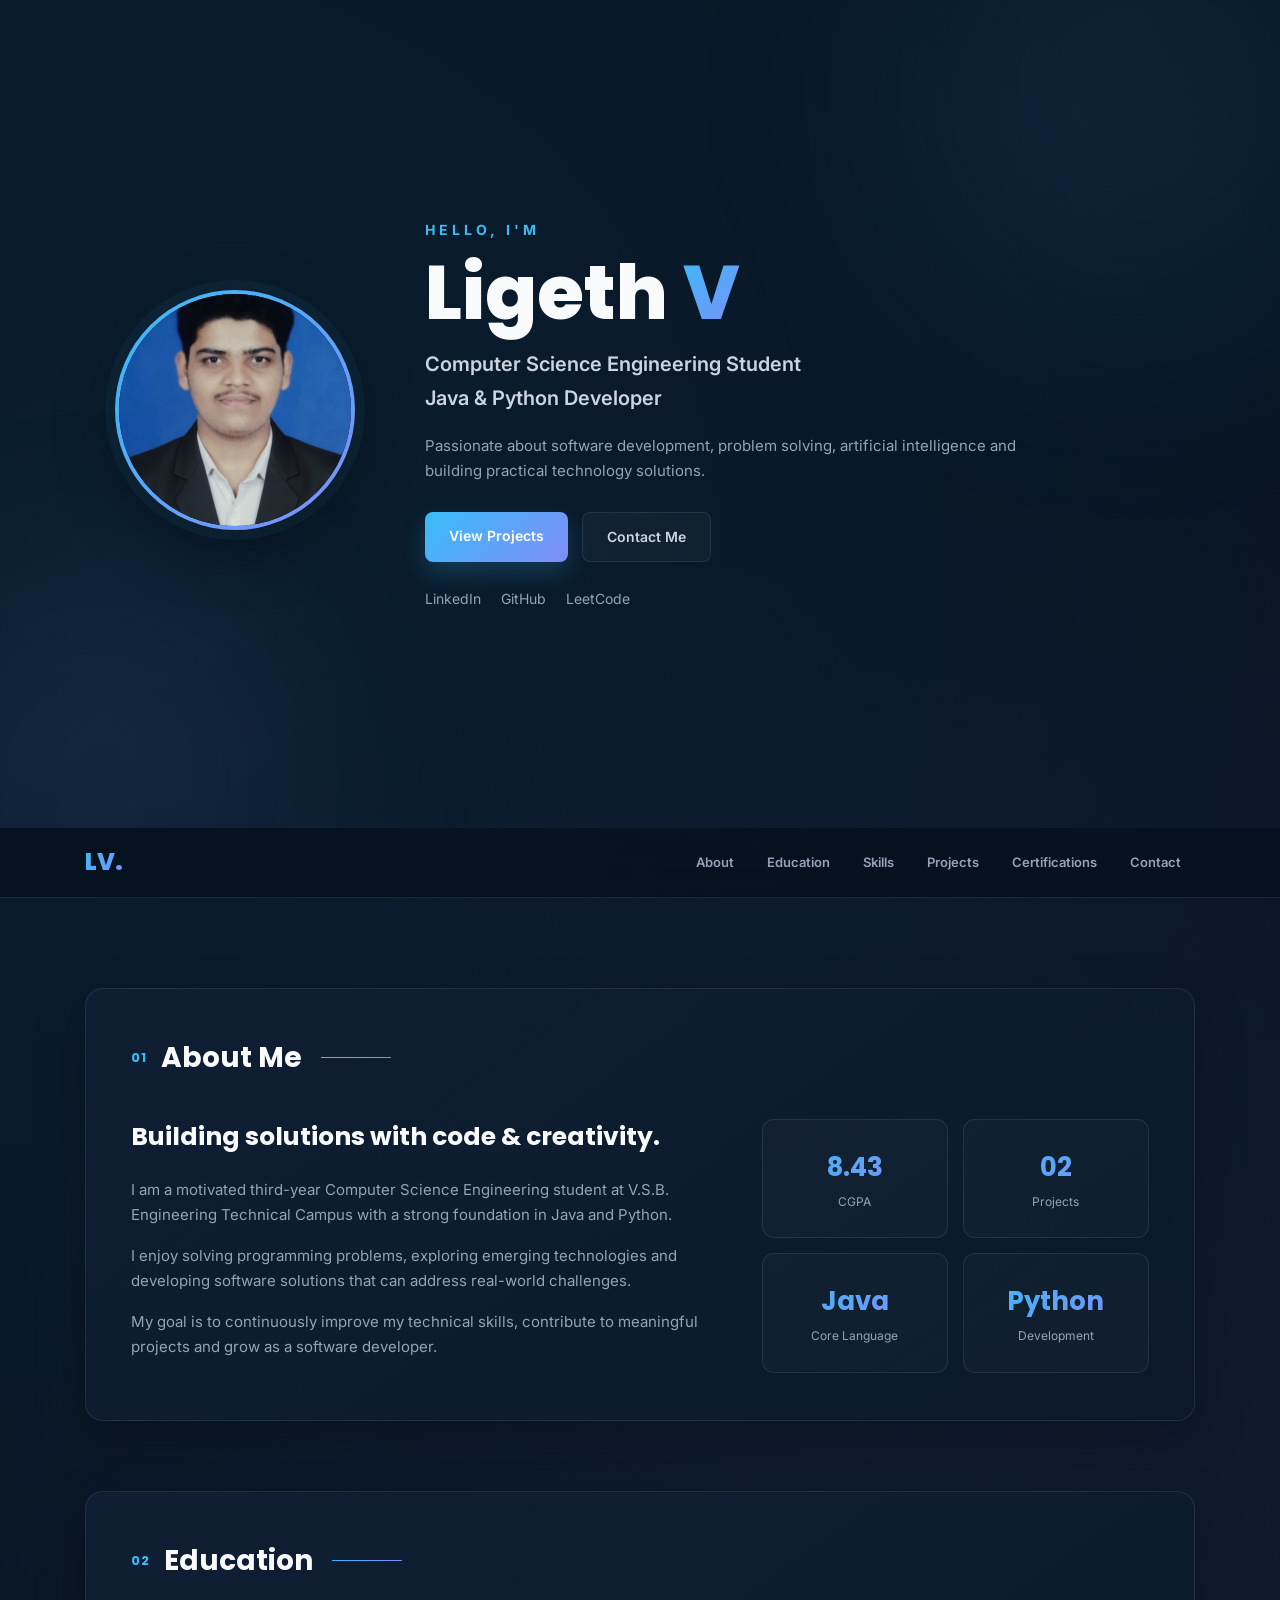
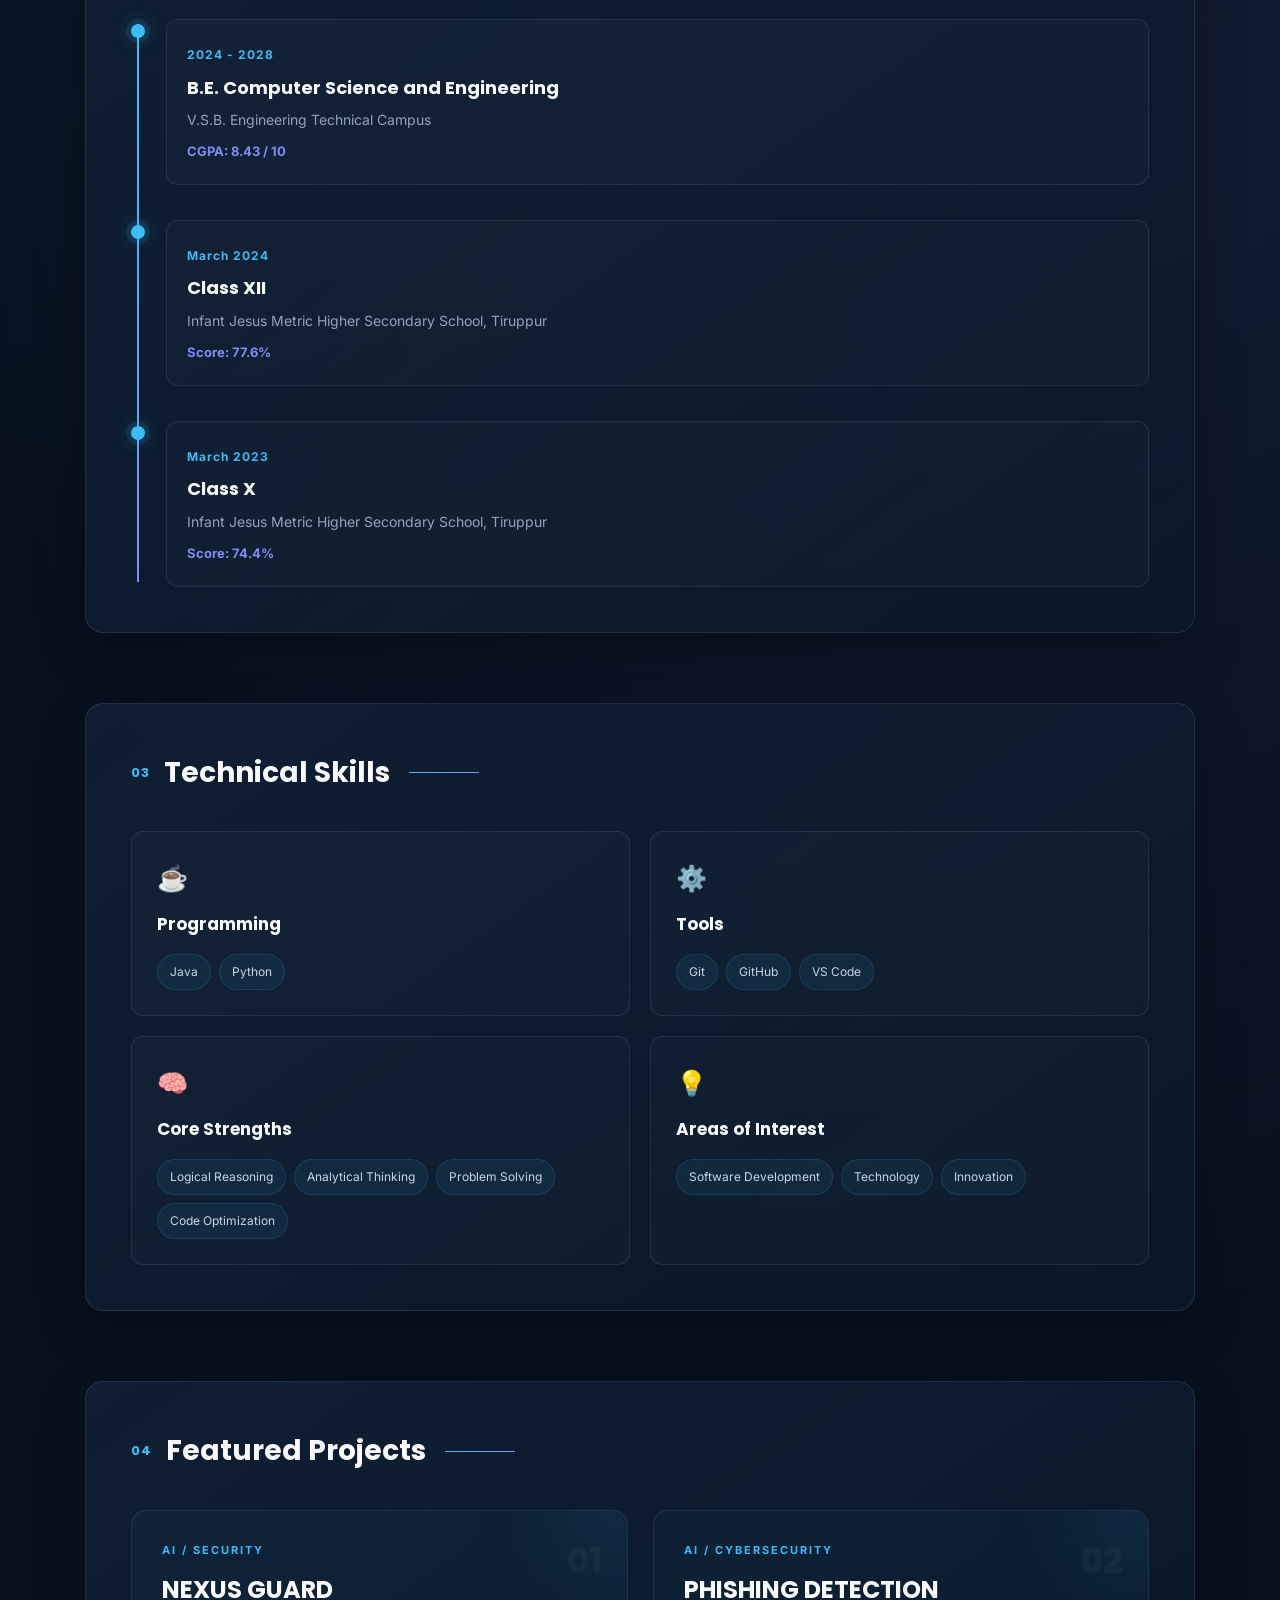
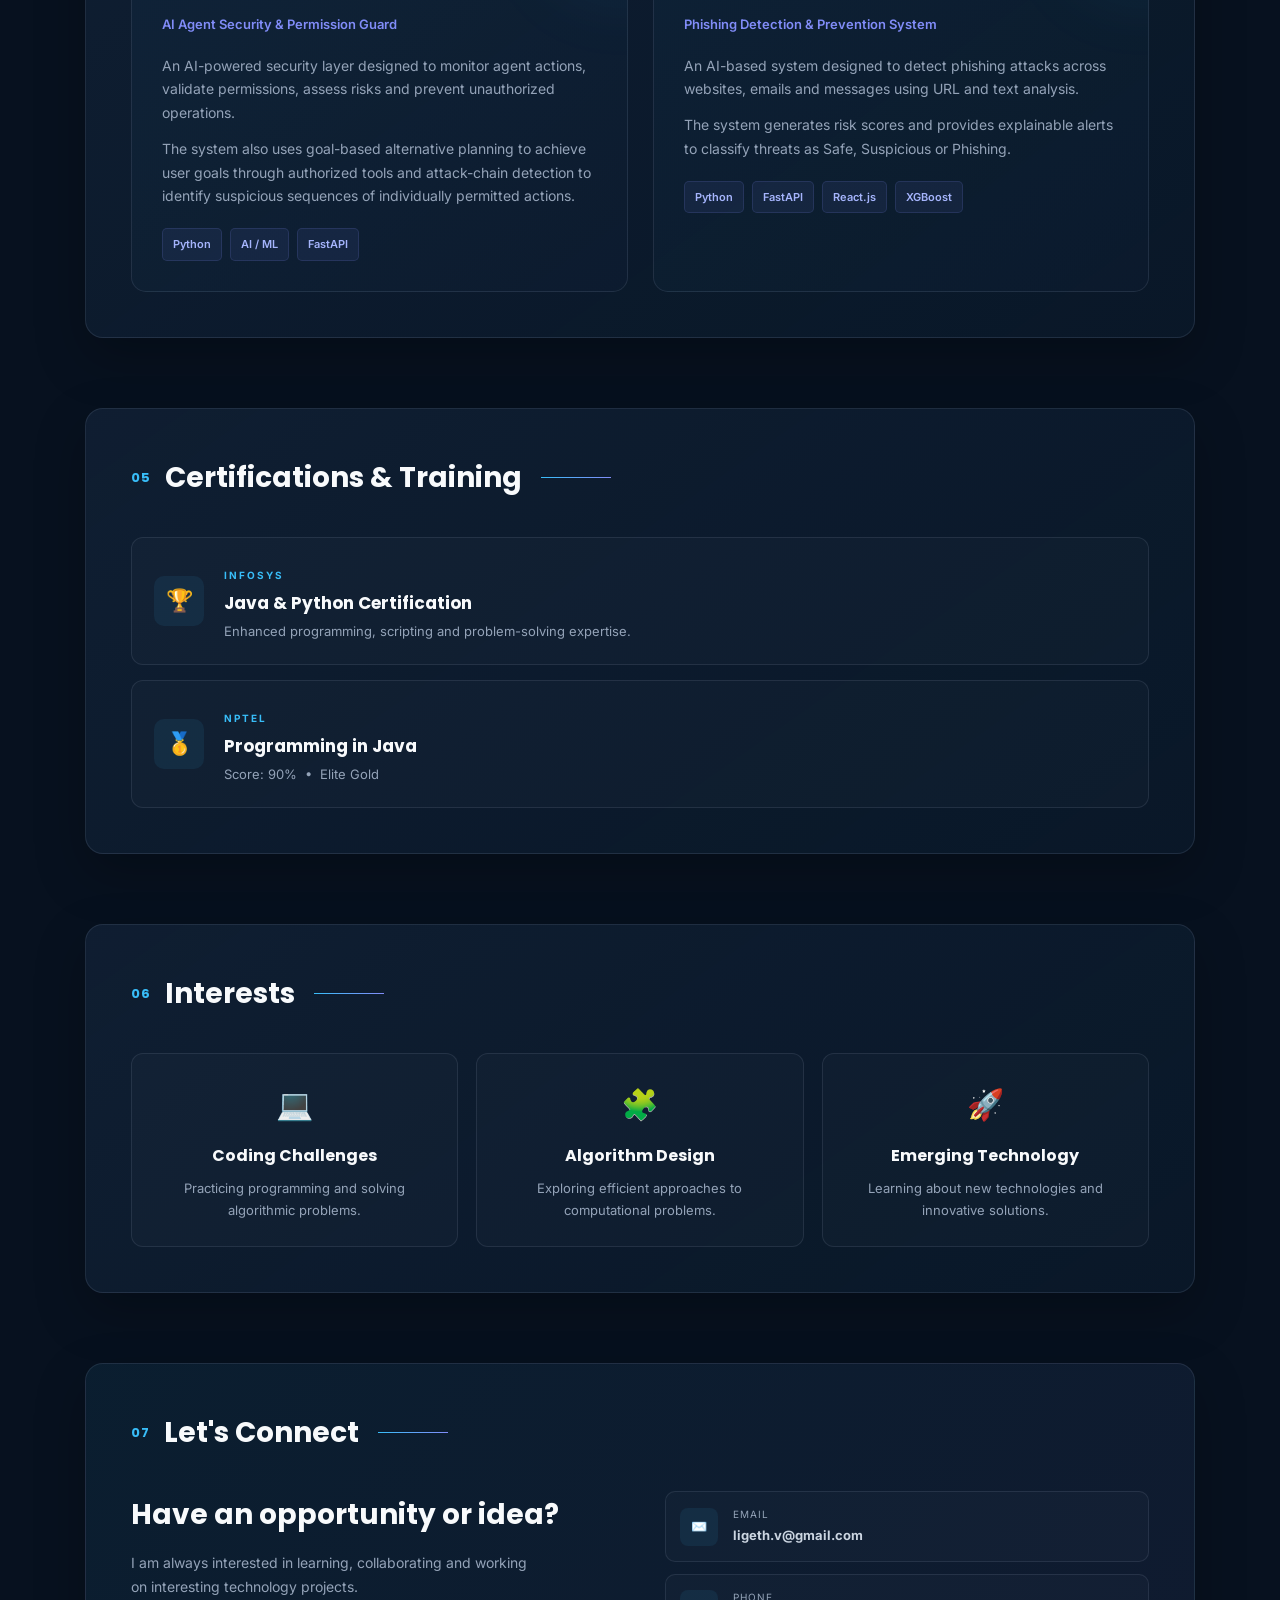
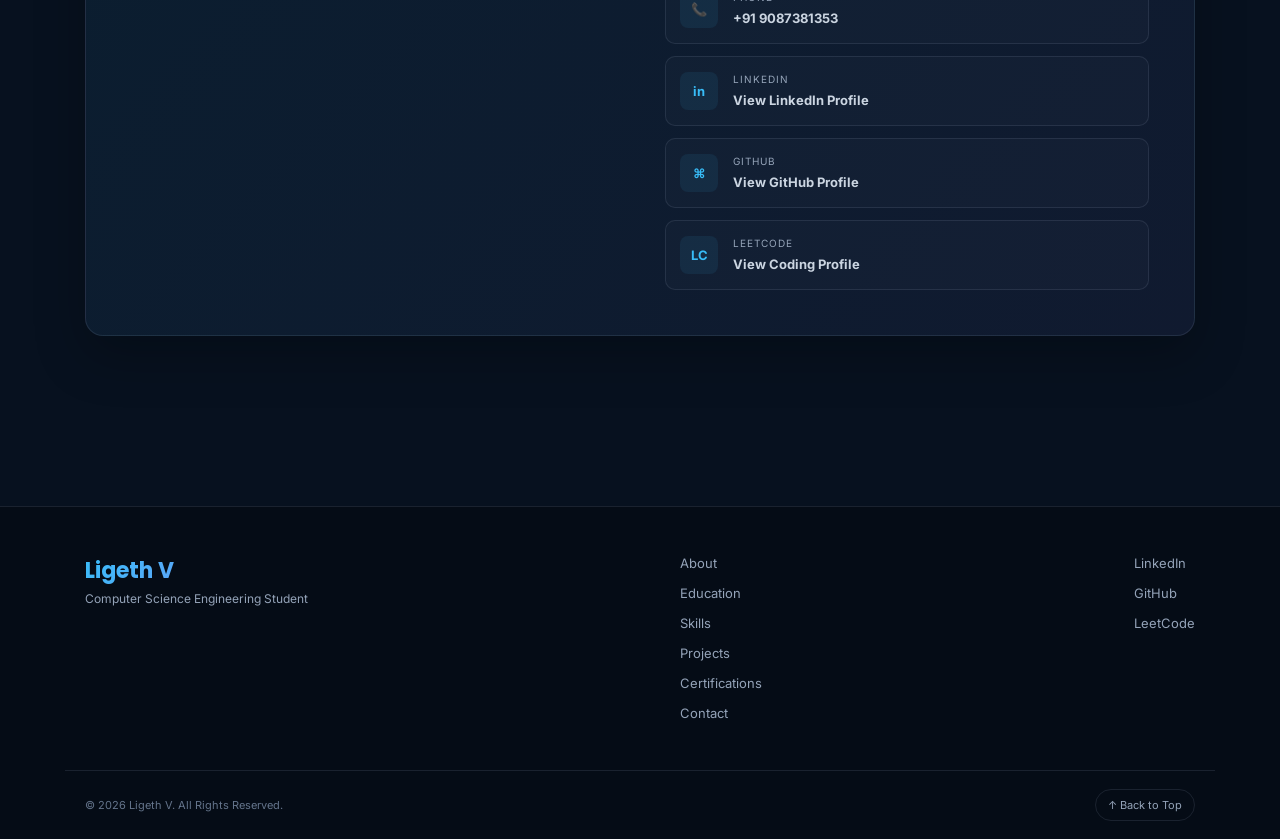
<file: week 1/portfolio/index.html>
<!DOCTYPE html>
<html lang="en">
<head>
    <meta charset="UTF-8">
    <meta name="viewport" content="width=device-width, initial-scale=1.0">

    <title>Ligeth V | Java & Python Developer</title>

    <link rel="preconnect" href="https://fonts.googleapis.com">
    <link rel="preconnect" href="https://fonts.gstatic.com" crossorigin>

    <link href="https://fonts.googleapis.com/css2?family=Poppins:wght@400;500;600;700;800&family=Inter:wght@400;500;600;700&display=swap" rel="stylesheet">

    <link rel="stylesheet" href="style.css">
</head>

<body>

    <!-- ================= HEADER / HERO ================= -->

    <header id="top">

        <div class="hero-container">

            <div class="profile-photo">
                <!-- Change ligeth.jpg if your image has another filename -->
                <img src="IMG.jpg" alt="Ligeth V">
            </div>

            <div class="hero-text">

                <p class="welcome-text">HELLO, I'M</p>

                <h1>Ligeth <span>V</span></h1>

                <p class="subtitle">
                    Computer Science Engineering Student
                    <br>
                    Java & Python Developer
                </p>

                <p class="hero-description">
                    Passionate about software development, problem solving,
                    artificial intelligence and building practical technology solutions.
                </p>

                <div class="hero-buttons">

                    <a href="#projects" class="primary-btn">
                        View Projects
                    </a>

                    <a href="#contact" class="secondary-btn">
                        Contact Me
                    </a>

                </div>

                <div class="social-links">

                    <a href="https://www.linkedin.com/in/ligeth-v-baa892379"
                       target="_blank">
                        LinkedIn
                    </a>

                    <a href="https://github.com/LIGETH"
                       target="_blank">
                        GitHub
                    </a>

                    <a href="https://leetcode.com/u/V_LIGETH/"
                       target="_blank">
                        LeetCode
                    </a>

                </div>

            </div>

        </div>

    </header>


    <!-- ================= NAVIGATION ================= -->

    <nav>

        <div class="nav-container">

            <a href="#top" class="logo">
                LV.
            </a>

            <div class="nav-links">

                <a href="#about">About</a>

                <a href="#education">Education</a>

                <a href="#skills">Skills</a>

                <a href="#projects">Projects</a>

                <a href="#certifications">Certifications</a>

                <a href="#contact">Contact</a>

            </div>

        </div>

    </nav>


    <main>


        <!-- ================= ABOUT ================= -->

        <section id="about" class="section">

            <div class="section-title">

                <span>01</span>

                <h2>About Me</h2>

            </div>

            <div class="about-content">

                <div class="about-text">

                    <h3>
                        Building solutions with code & creativity.
                    </h3>

                    <p>
                        I am a motivated third-year Computer Science Engineering
                        student at V.S.B. Engineering Technical Campus with a
                        strong foundation in Java and Python.
                    </p>

                    <p>
                        I enjoy solving programming problems, exploring emerging
                        technologies and developing software solutions that can
                        address real-world challenges.
                    </p>

                    <p>
                        My goal is to continuously improve my technical skills,
                        contribute to meaningful projects and grow as a software
                        developer.
                    </p>

                </div>


                <div class="stats">

                    <div class="stat-card">

                        <h3>8.43</h3>

                        <p>CGPA</p>

                    </div>


                    <div class="stat-card">

                        <h3>02</h3>

                        <p>Projects</p>

                    </div>


                    <div class="stat-card">

                        <h3>Java</h3>

                        <p>Core Language</p>

                    </div>


                    <div class="stat-card">

                        <h3>Python</h3>

                        <p>Development</p>

                    </div>

                </div>

            </div>

        </section>



        <!-- ================= EDUCATION ================= -->

        <section id="education" class="section">

            <div class="section-title">

                <span>02</span>

                <h2>Education</h2>

            </div>


            <div class="timeline">


                <div class="timeline-item">

                    <div class="timeline-dot"></div>

                    <div class="timeline-content">

                        <span class="year">
                            2024 - 2028
                        </span>

                        <h3>
                            B.E. Computer Science and Engineering
                        </h3>

                        <p>
                            V.S.B. Engineering Technical Campus
                        </p>

                        <strong>
                            CGPA: 8.43 / 10
                        </strong>

                    </div>

                </div>



                <div class="timeline-item">

                    <div class="timeline-dot"></div>

                    <div class="timeline-content">

                        <span class="year">
                            March 2024
                        </span>

                        <h3>
                            Class XII
                        </h3>

                        <p>
                            Infant Jesus Metric Higher Secondary School,
                            Tiruppur
                        </p>

                        <strong>
                            Score: 77.6%
                        </strong>

                    </div>

                </div>



                <div class="timeline-item">

                    <div class="timeline-dot"></div>

                    <div class="timeline-content">

                        <span class="year">
                            March 2023
                        </span>

                        <h3>
                            Class X
                        </h3>

                        <p>
                            Infant Jesus Metric Higher Secondary School,
                            Tiruppur
                        </p>

                        <strong>
                            Score: 74.4%
                        </strong>

                    </div>

                </div>

            </div>

        </section>



        <!-- ================= SKILLS ================= -->

        <section id="skills" class="section">

            <div class="section-title">

                <span>03</span>

                <h2>Technical Skills</h2>

            </div>


            <div class="skills-container">


                <div class="skill-category">

                    <div class="skill-icon">
                        ☕
                    </div>

                    <h3>Programming</h3>

                    <div class="skill-tags">

                        <span>Java</span>

                        <span>Python</span>

                    </div>

                </div>



                <div class="skill-category">

                    <div class="skill-icon">
                        ⚙️
                    </div>

                    <h3>Tools</h3>

                    <div class="skill-tags">

                        <span>Git</span>

                        <span>GitHub</span>

                        <span>VS Code</span>

                    </div>

                </div>



                <div class="skill-category">

                    <div class="skill-icon">
                        🧠
                    </div>

                    <h3>Core Strengths</h3>

                    <div class="skill-tags">

                        <span>Logical Reasoning</span>

                        <span>Analytical Thinking</span>

                        <span>Problem Solving</span>

                        <span>Code Optimization</span>

                    </div>

                </div>



                <div class="skill-category">

                    <div class="skill-icon">
                        💡
                    </div>

                    <h3>Areas of Interest</h3>

                    <div class="skill-tags">

                        <span>Software Development</span>

                        <span>Technology</span>

                        <span>Innovation</span>

                    </div>

                </div>

            </div>

        </section>



        <!-- ================= PROJECTS ================= -->

        <section id="projects" class="section">

            <div class="section-title">

                <span>04</span>

                <h2>Featured Projects</h2>

            </div>


            <div class="project-grid">


                <!-- PROJECT 1 -->

                <div class="project-card">

                    <div class="project-number">
                        01
                    </div>

                    <div class="project-content">

                        <p class="project-type">
                            AI / SECURITY
                        </p>

                        <h3>
                            NEXUS GUARD
                        </h3>

                        <h4>
                            AI Agent Security & Permission Guard
                        </h4>

                        <p>
                            An AI-powered security layer designed to monitor
                            agent actions, validate permissions, assess risks
                            and prevent unauthorized operations.
                        </p>

                        <p>
                            The system also uses goal-based alternative planning
                            to achieve user goals through authorized tools and
                            attack-chain detection to identify suspicious
                            sequences of individually permitted actions.
                        </p>

                        <div class="tech-list">

                            <span>Python</span>

                            <span>AI / ML</span>

                            <span>FastAPI</span>

                        </div>

                    </div>

                </div>



                <!-- PROJECT 2 -->

                <div class="project-card">

                    <div class="project-number">
                        02
                    </div>

                    <div class="project-content">

                        <p class="project-type">
                            AI / CYBERSECURITY
                        </p>

                        <h3>
                            PHISHING DETECTION
                        </h3>

                        <h4>
                            Phishing Detection & Prevention System
                        </h4>

                        <p>
                            An AI-based system designed to detect phishing
                            attacks across websites, emails and messages
                            using URL and text analysis.
                        </p>

                        <p>
                            The system generates risk scores and provides
                            explainable alerts to classify threats as
                            Safe, Suspicious or Phishing.
                        </p>

                        <div class="tech-list">

                            <span>Python</span>

                            <span>FastAPI</span>

                            <span>React.js</span>

                            <span>XGBoost</span>

                        </div>

                    </div>

                </div>

            </div>

        </section>



        <!-- ================= CERTIFICATIONS ================= -->

        <section id="certifications" class="section">

            <div class="section-title">

                <span>05</span>

                <h2>Certifications & Training</h2>

            </div>


            <div class="certification-list">


                <div class="certificate-card">

                    <div class="certificate-icon">
                        🏆
                    </div>

                    <div>

                        <span class="certificate-label">
                            INFOSYS
                        </span>

                        <h3>
                            Java & Python Certification
                        </h3>

                        <p>
                            Enhanced programming, scripting and
                            problem-solving expertise.
                        </p>

                    </div>

                </div>



                <div class="certificate-card">

                    <div class="certificate-icon">
                        🥇
                    </div>

                    <div>

                        <span class="certificate-label">
                            NPTEL
                        </span>

                        <h3>
                            Programming in Java
                        </h3>

                        <p>
                            Score: 90% &nbsp;•&nbsp; Elite Gold
                        </p>

                    </div>

                </div>

            </div>

        </section>



        <!-- ================= INTERESTS ================= -->

        <section id="interests" class="section">

            <div class="section-title">

                <span>06</span>

                <h2>Interests</h2>

            </div>


            <div class="interest-grid">

                <div class="interest-card">

                    <span>💻</span>

                    <h3>
                        Coding Challenges
                    </h3>

                    <p>
                        Practicing programming and solving
                        algorithmic problems.
                    </p>

                </div>


                <div class="interest-card">

                    <span>🧩</span>

                    <h3>
                        Algorithm Design
                    </h3>

                    <p>
                        Exploring efficient approaches to
                        computational problems.
                    </p>

                </div>


                <div class="interest-card">

                    <span>🚀</span>

                    <h3>
                        Emerging Technology
                    </h3>

                    <p>
                        Learning about new technologies and
                        innovative solutions.
                    </p>

                </div>

            </div>

        </section>



        <!-- ================= CONTACT ================= -->

        <section id="contact" class="section contact-section">

            <div class="section-title">

                <span>07</span>

                <h2>Let's Connect</h2>

            </div>


            <div class="contact-content">

                <div class="contact-text">

                    <h3>
                        Have an opportunity or idea?
                    </h3>

                    <p>
                        I am always interested in learning, collaborating
                        and working on interesting technology projects.
                    </p>

                </div>


                <div class="contact-details">

                    <a href="mailto:ligeth.v@gmail.com"
                       class="contact-item">

                        <span>✉️</span>

                        <div>

                            <small>Email</small>

                            <strong>
                                ligeth.v@gmail.com
                            </strong>

                        </div>

                    </a>


                    <a href="tel:+919087381353"
                       class="contact-item">

                        <span>📞</span>

                        <div>

                            <small>Phone</small>

                            <strong>
                                +91 9087381353
                            </strong>

                        </div>

                    </a>


                    <a href="https://www.linkedin.com/in/ligeth-v-baa892379"
                       target="_blank"
                       class="contact-item">

                        <span>in</span>

                        <div>

                            <small>LinkedIn</small>

                            <strong>
                                View LinkedIn Profile
                            </strong>

                        </div>

                    </a>


                    <a href="https://github.com/LIGETH"
                       target="_blank"
                       class="contact-item">

                        <span>⌘</span>

                        <div>

                            <small>GitHub</small>

                            <strong>
                                View GitHub Profile
                            </strong>

                        </div>

                    </a>


                    <a href="https://leetcode.com/u/V_LIGETH/"
                       target="_blank"
                       class="contact-item">

                        <span>LC</span>

                        <div>

                            <small>LeetCode</small>

                            <strong>
                                View Coding Profile
                            </strong>

                        </div>

                    </a>

                </div>

            </div>

        </section>

    </main>



    <!-- ================= FOOTER ================= -->

    <footer>

        <div class="footer-content">

            <div class="footer-brand">

                <h3>
                    Ligeth V
                </h3>

                <p>
                    Computer Science Engineering Student
                </p>

            </div>


            <div class="footer-links">

                <a href="#about">About</a>

                <a href="#education">Education</a>

                <a href="#skills">Skills</a>

                <a href="#projects">Projects</a>

                <a href="#certifications">Certifications</a>

                <a href="#contact">Contact</a>

            </div>


            <div class="footer-social">

                <a href="https://www.linkedin.com/in/ligeth-v-baa892379"
                   target="_blank">
                    LinkedIn
                </a>

                <a href="https://github.com/LIGETH"
                   target="_blank">
                    GitHub
                </a>

                <a href="https://leetcode.com/u/V_LIGETH/"
                   target="_blank">
                    LeetCode
                </a>

            </div>

        </div>


        <div class="footer-bottom">

            <p>
                © 2026 Ligeth V. All Rights Reserved.
            </p>

            <a href="#top">
                ↑ Back to Top
            </a>

        </div>

    </footer>


</body>
</html>
</file>
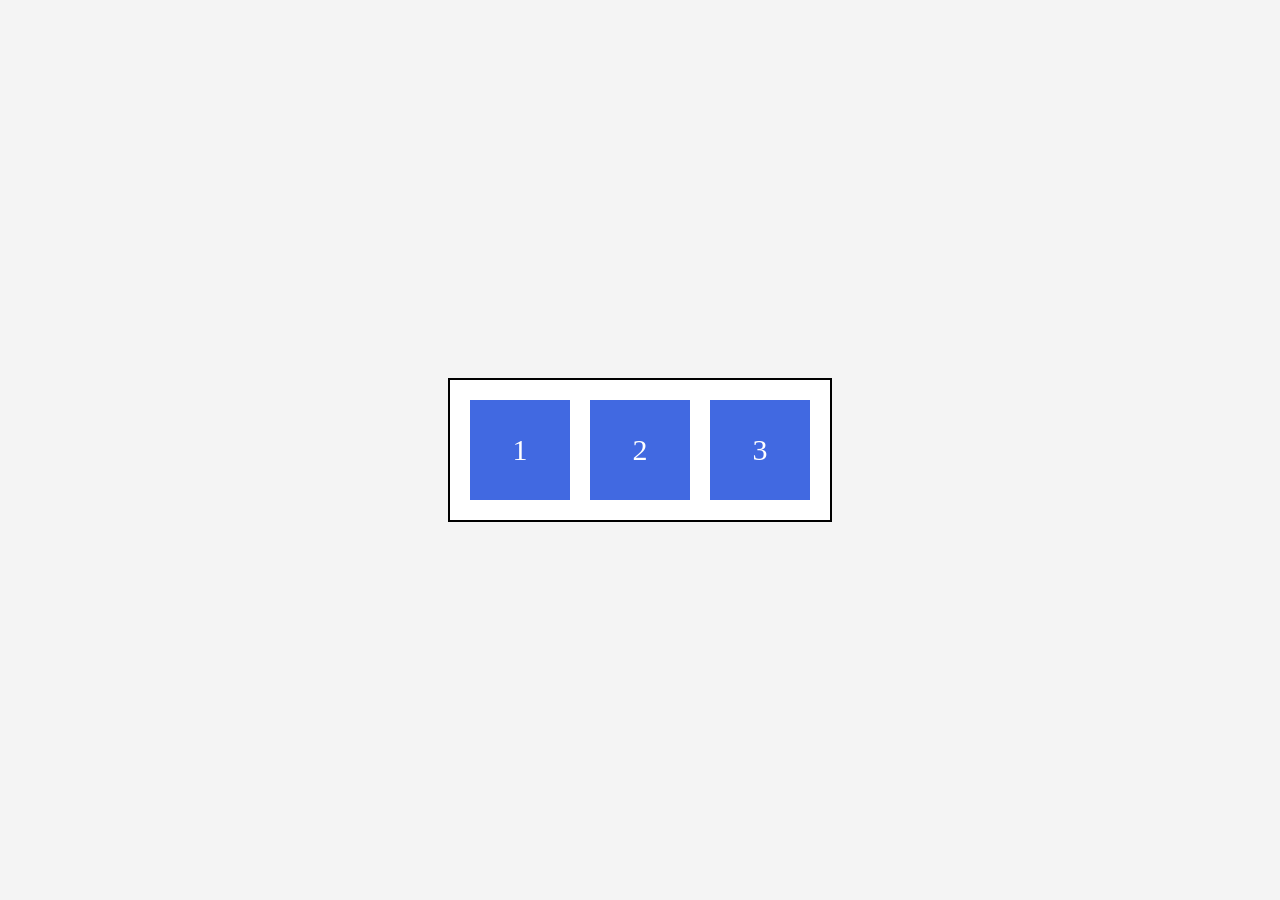
<file: week 2/css learning module part-II/10 .flexbox/index.html>
<!DOCTYPE html>
<html lang="en">
<head>
    <meta charset="UTF-8">
    <meta name="viewport" content="width=device-width, initial-scale=1.0">
    <title>CSS Flexbox</title>
    <link rel="stylesheet" href="flexbox.css">
</head>
<body>
<div class="container">
    <div class="box">1</div>
    <div class="box">2</div>
    <div class="box">3</div>
</div>
</body>
</html>
</file>
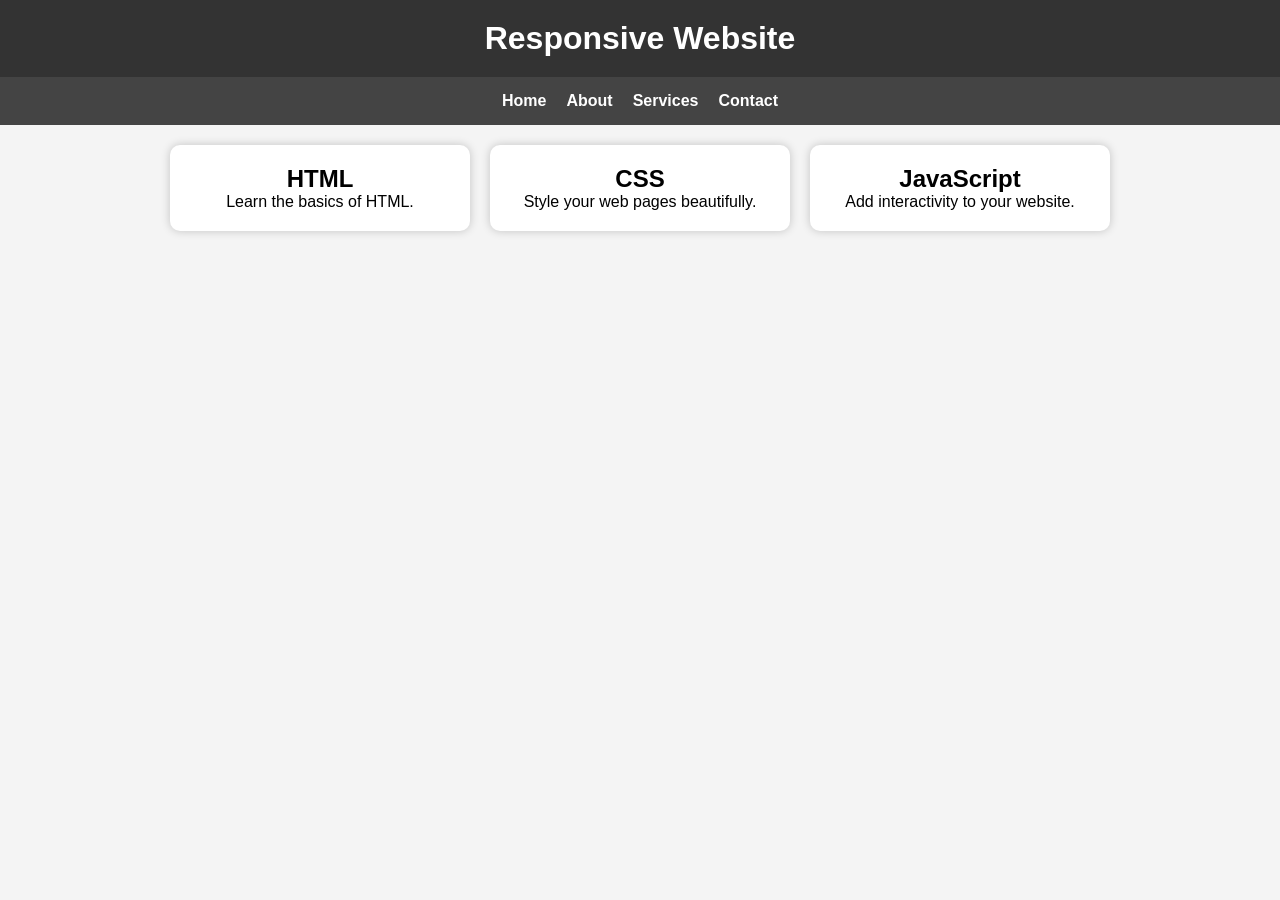
<file: week 2/css learning module part-II/13 .responsive design/index.html>
<!DOCTYPE html>
<html lang="en">
<head>
    <meta charset="UTF-8">
    <meta name="viewport" content="width=device-width, initial-scale=1.0">
    <title>Responsive Design</title>
    <link rel="stylesheet" href="style.css">
</head>
<body>
    <header>
        <h1>Responsive Website</h1>
    </header>
    <nav>
        <a href="#">Home</a>
        <a href="#">About</a>
        <a href="#">Services</a>
        <a href="#">Contact</a>
    </nav>
    <main class="container">
        <div class="card">
            <h2>HTML</h2>
            <p>Learn the basics of HTML.</p>
        </div>
        <div class="card">
            <h2>CSS</h2>
            <p>Style your web pages beautifully.</p>
        </div>
        <div class="card">
            <h2>JavaScript</h2>
            <p>Add interactivity to your website.</p>
        </div>
    </main>

</body>
</html>
</file>
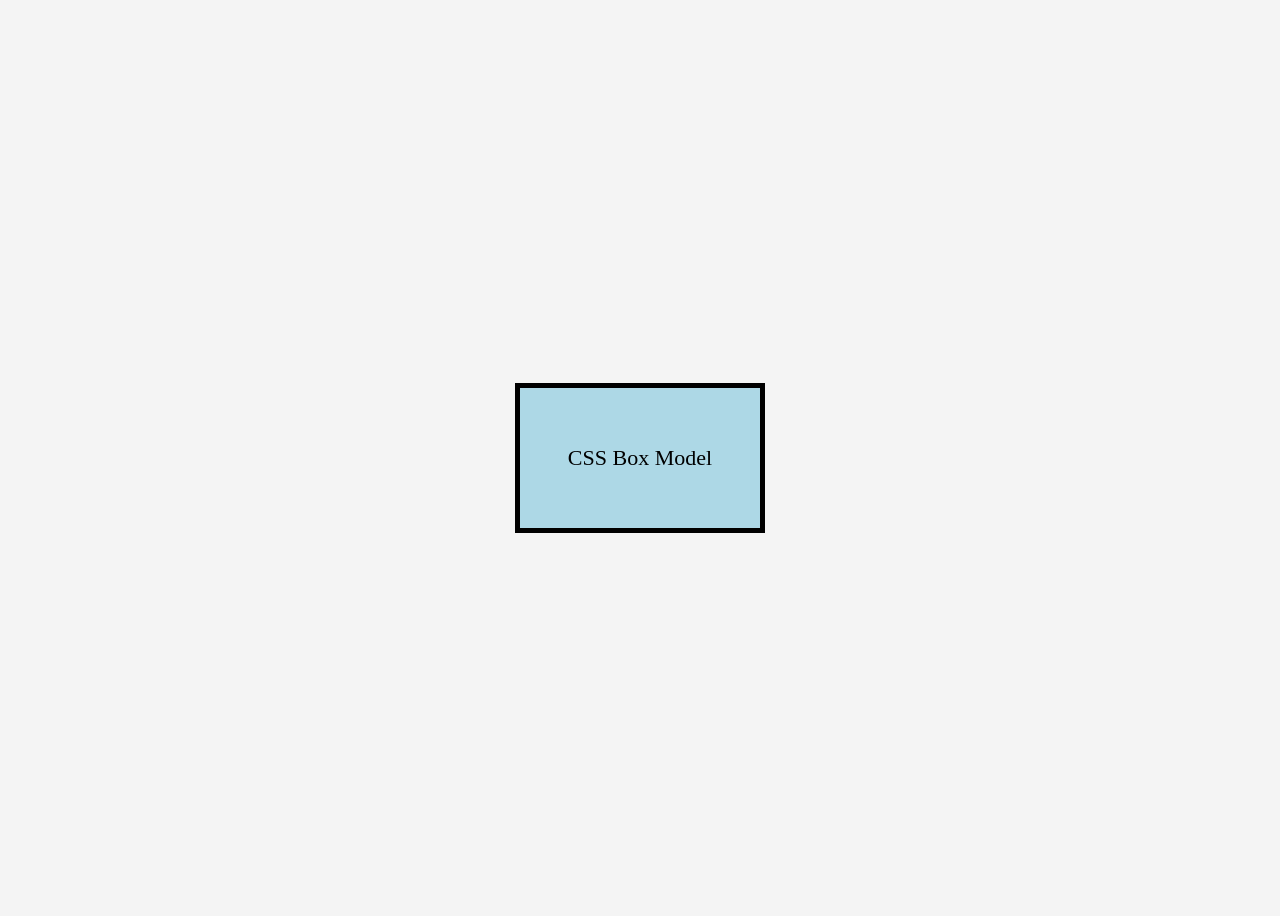
<file: week 2/css learning module part-II/9 .box model/index.html>
<!DOCTYPE html>
<html lang="en">
<head>
    <meta charset="UTF-8">
    <meta name="viewport" content="width=device-width, initial-scale=1.0">
    <title>CSS Box Model</title>
    <link rel="stylesheet" href="box-model.css">
</head>
<body>
<div class="box">
    CSS Box Model
</div>
</body>
</html>
</file>
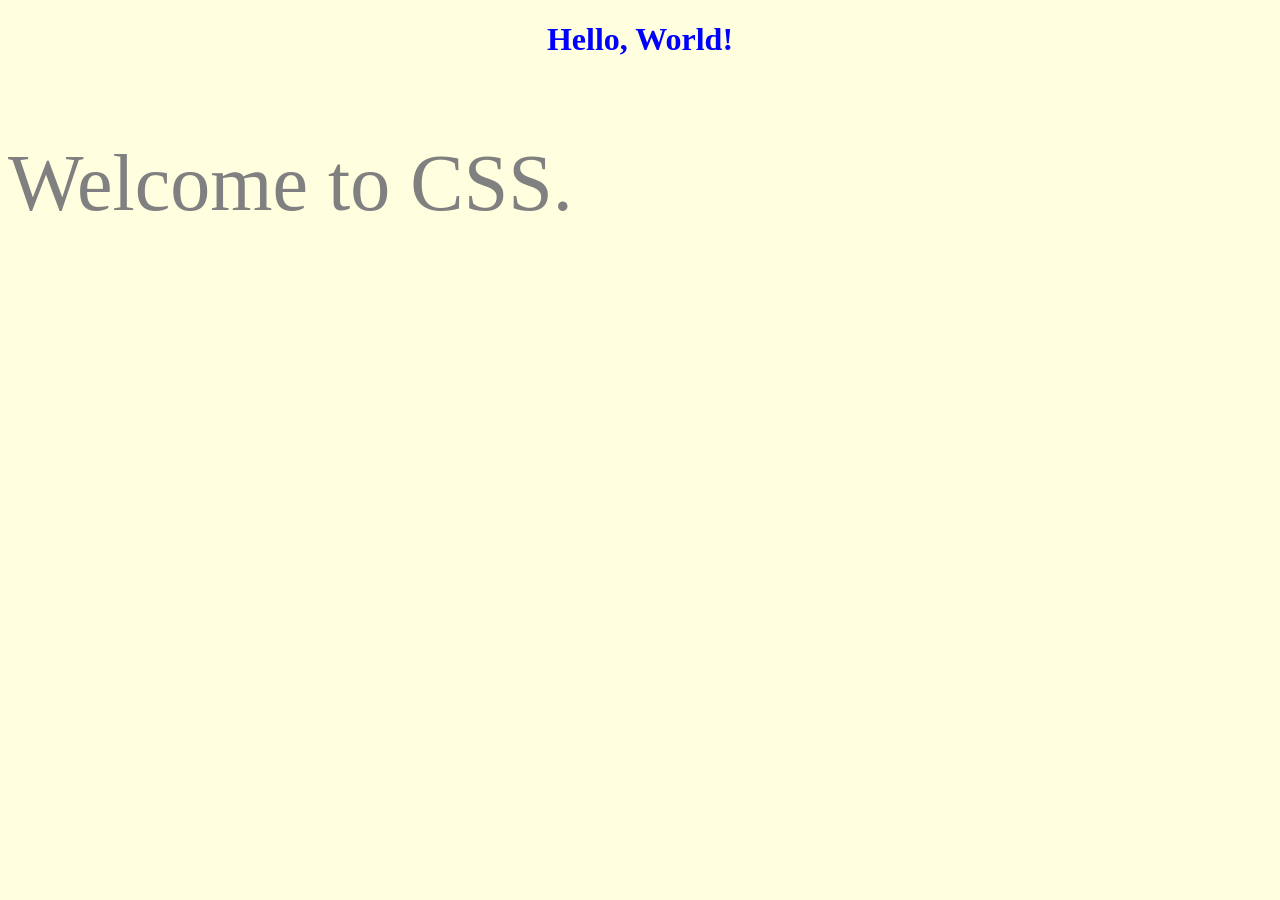
<file: week 2/css learning module part-I/2 .css/external css/index.html>
<!--External CSS is the recommended approach because it keeps HTML and styling separate, 
making websites easier to maintain and allowing the same stylesheet to be reused across multiple pages.-->
<!DOCTYPE html>
<html>
<head>
    <title>External CSS Example</title>
    <link rel="stylesheet" href="style.css">
</head>
<body>
    <h1>Hello, World!</h1>
    <p>Welcome to CSS.</p>
</body>
</html>
</file>
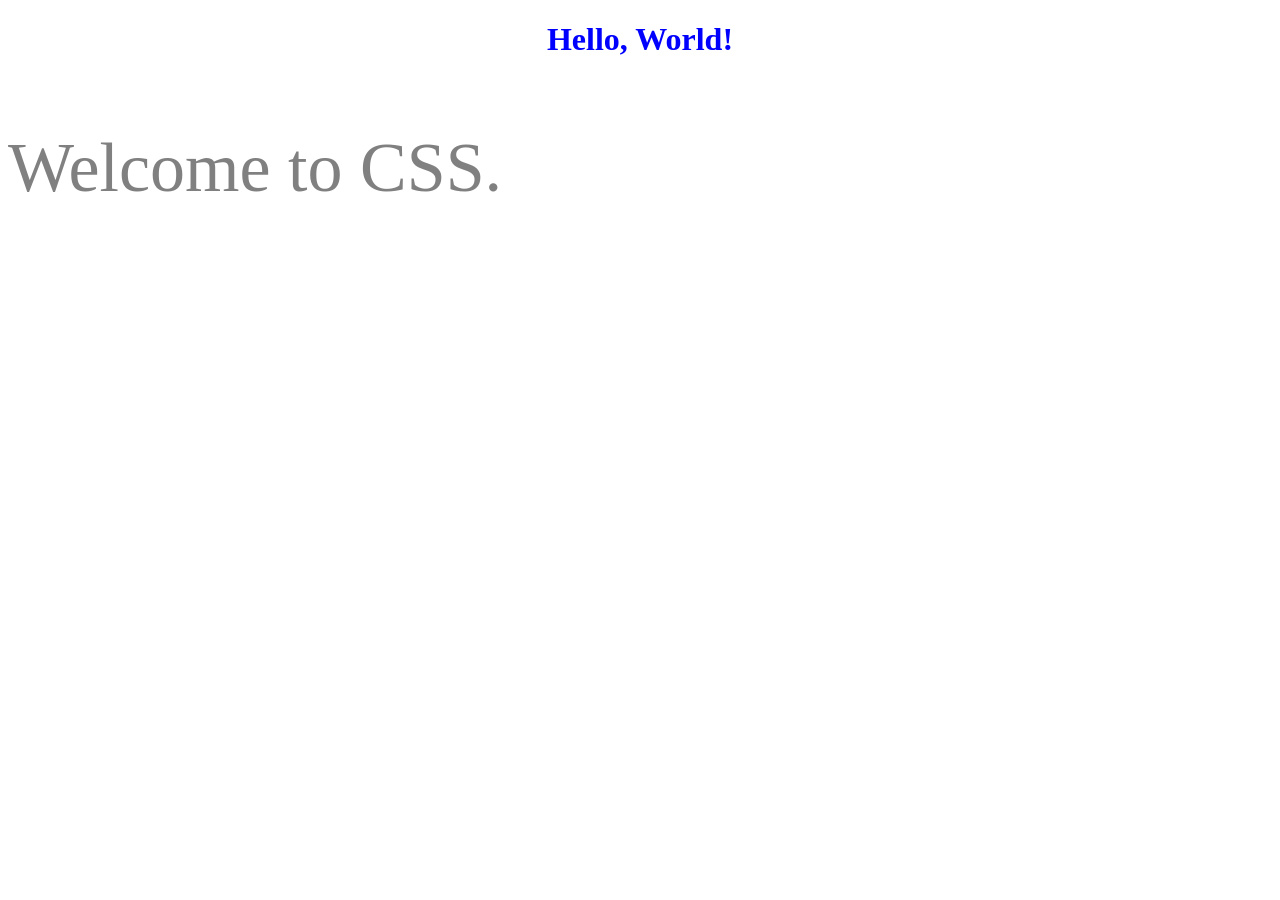
<file: week 2/css learning module part-I/2 .css/inline css/index.html>
<!--Inline CSS is used when you want to style only one specific HTML element. 
It is written directly inside the style attribute of the HTML tag -->

<!--Inline CSS                                 //type
Inside the style attribute of an HTML tag
Styling a single element                      //where we use --> 

<!DOCTYPE html>
<html>
<head>
    <title>Inline CSS Example</title>
</head>
<body>

    <h1 style="color: blue; text-align: center;">
        Hello, World!
    </h1>

    <p style="color: gray; font-size: 70px;">
        Welcome to CSS.
    </p>

</body>
</html>
</file>
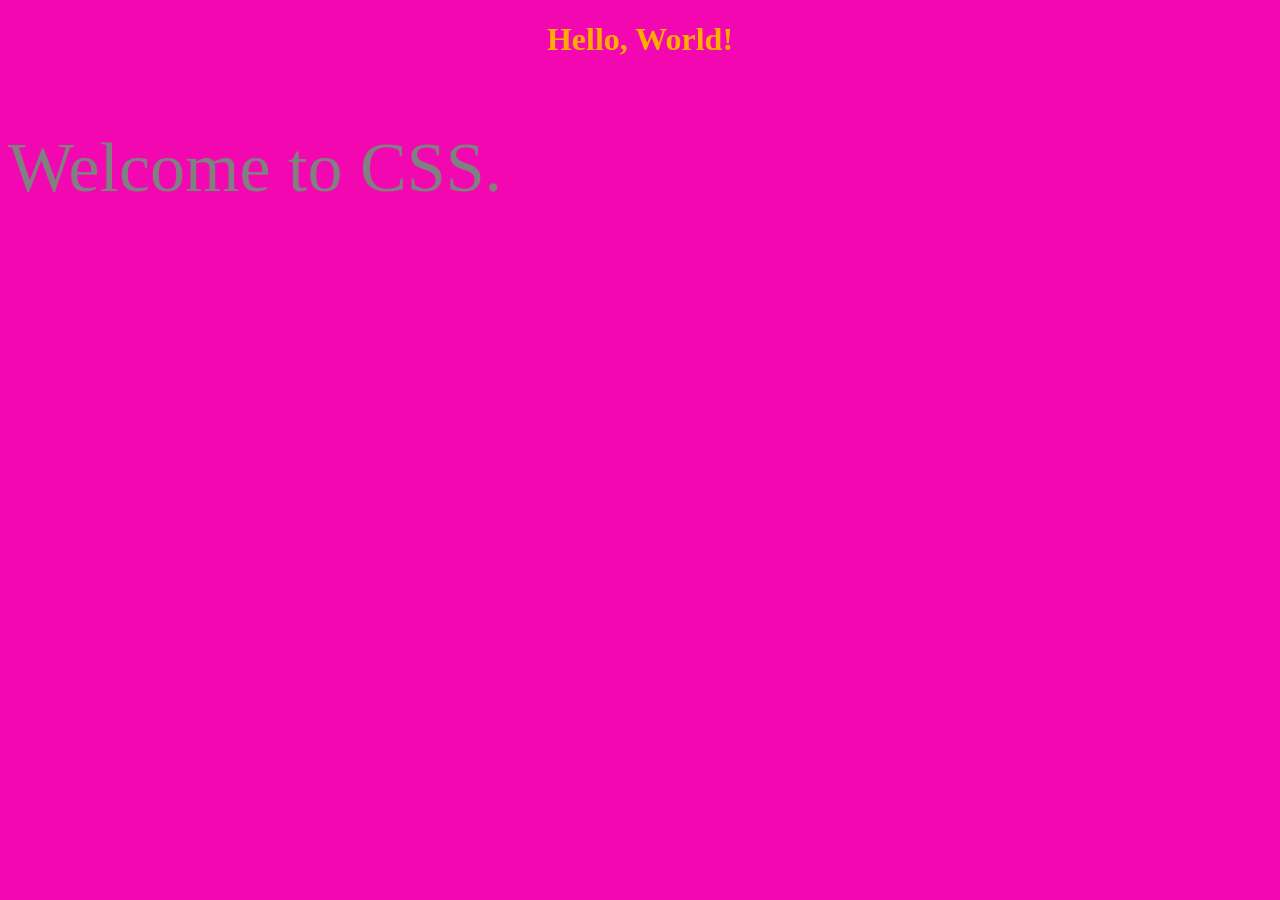
<file: week 2/css learning module part-I/2 .css/internal css/index.html>
<!--Internal CSS is written inside the <style> tag in the <head> section of an HTML document.
It is used to style all matching elements on a single web page.-->
<!DOCTYPE html>
<html>
<head>
    <title>Internal CSS Example</title>
    <style>
        h1 {
            color: #ffae00;
            text-align: center;
        }
        p {
            color: gray;
            font-size: 70px;
        }
        body {
            background-color: hsl(317, 94%, 49%);
        }
    </style>
</head>
<body>
    <h1>Hello, World!</h1>
    <p>Welcome to CSS.</p>
</body>
</html>
</file>
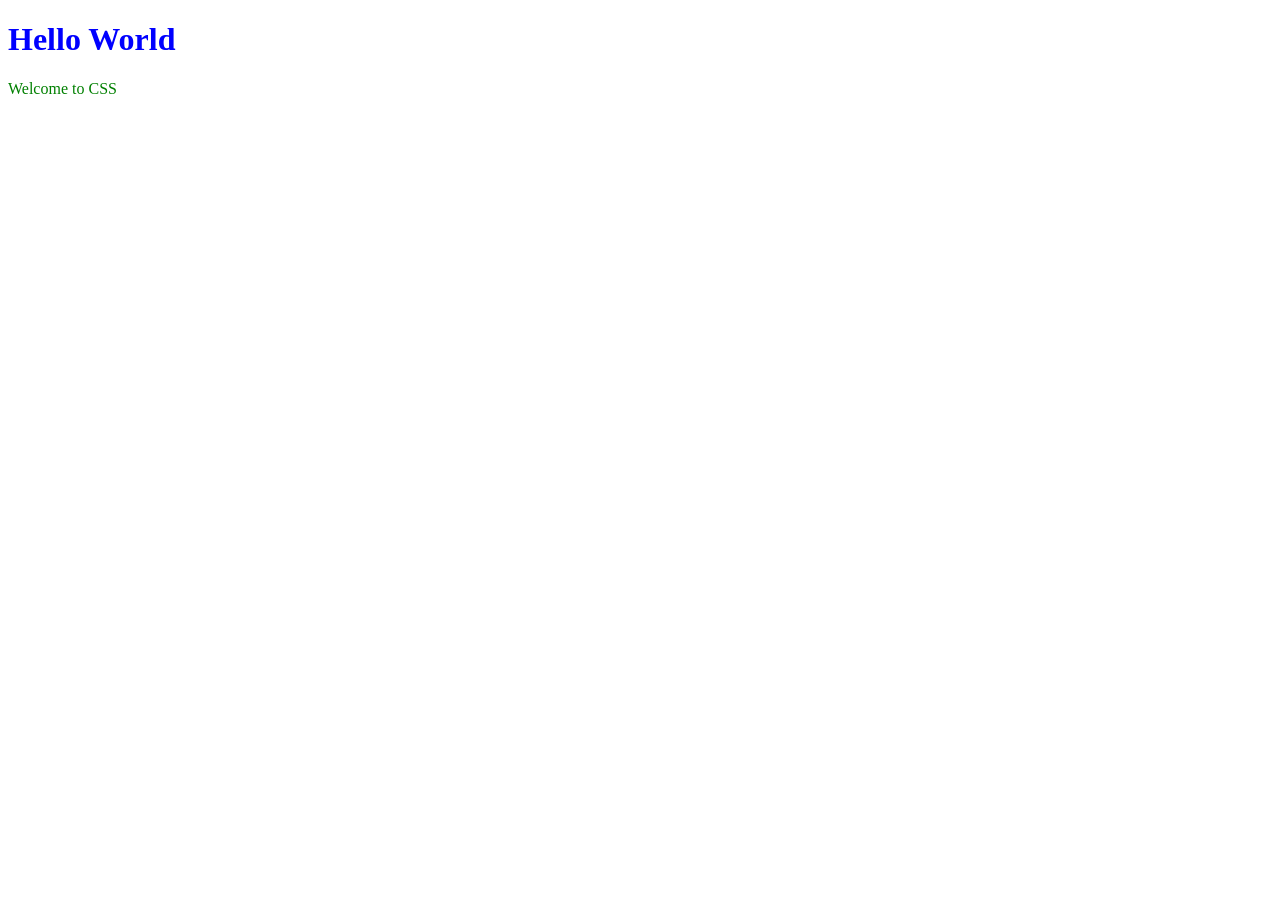
<file: week 2/css learning module part-I/3 .css - selector/1 .element selector - tag/index.html>
<!--Selects all elements of a specific HTML tag.-->
<!DOCTYPE html>
<html>
<head>
<style>
h1 {
    color: blue;
}
p {
    color: green;
}
</style>
</head>
<body>
<h1>Hello World</h1>
<p>Welcome to CSS</p>
</body>
</html>
</file>
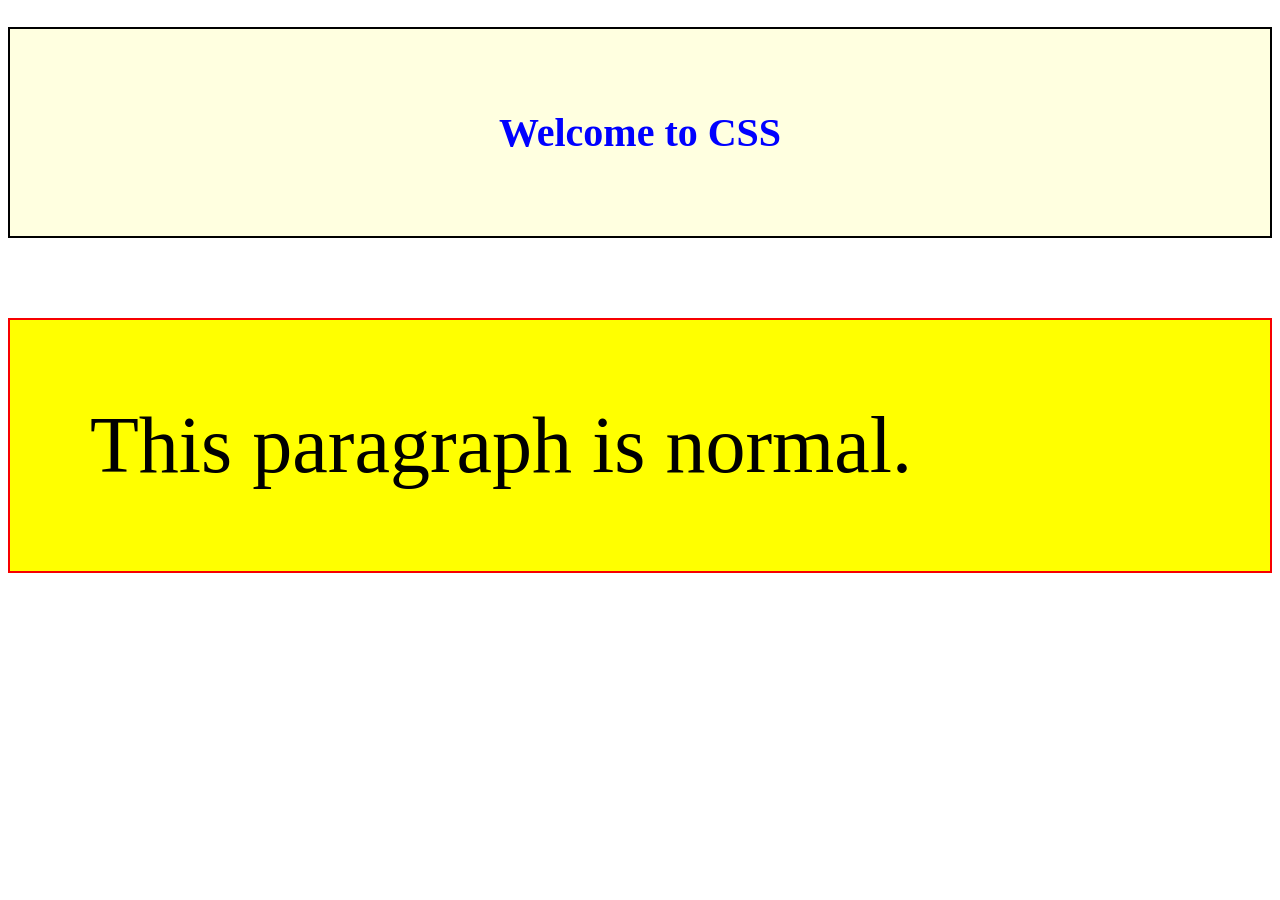
<file: week 2/css learning module part-I/3 .css - selector/2. id selector/index.html>
<!--Selects one unique element using its id.-->
<!DOCTYPE html>
<html>
<head>
    <title>ID Selector Example</title>
    <link rel="stylesheet" href="style.css">
    <style>
        p{
            font-size:70px;
        }
    </style>
</head>
<body>

    <h1 id="heading">Welcome to CSS</h1>

    <p id="hp">This paragraph is normal.</p>

</body>
</html>
</file>
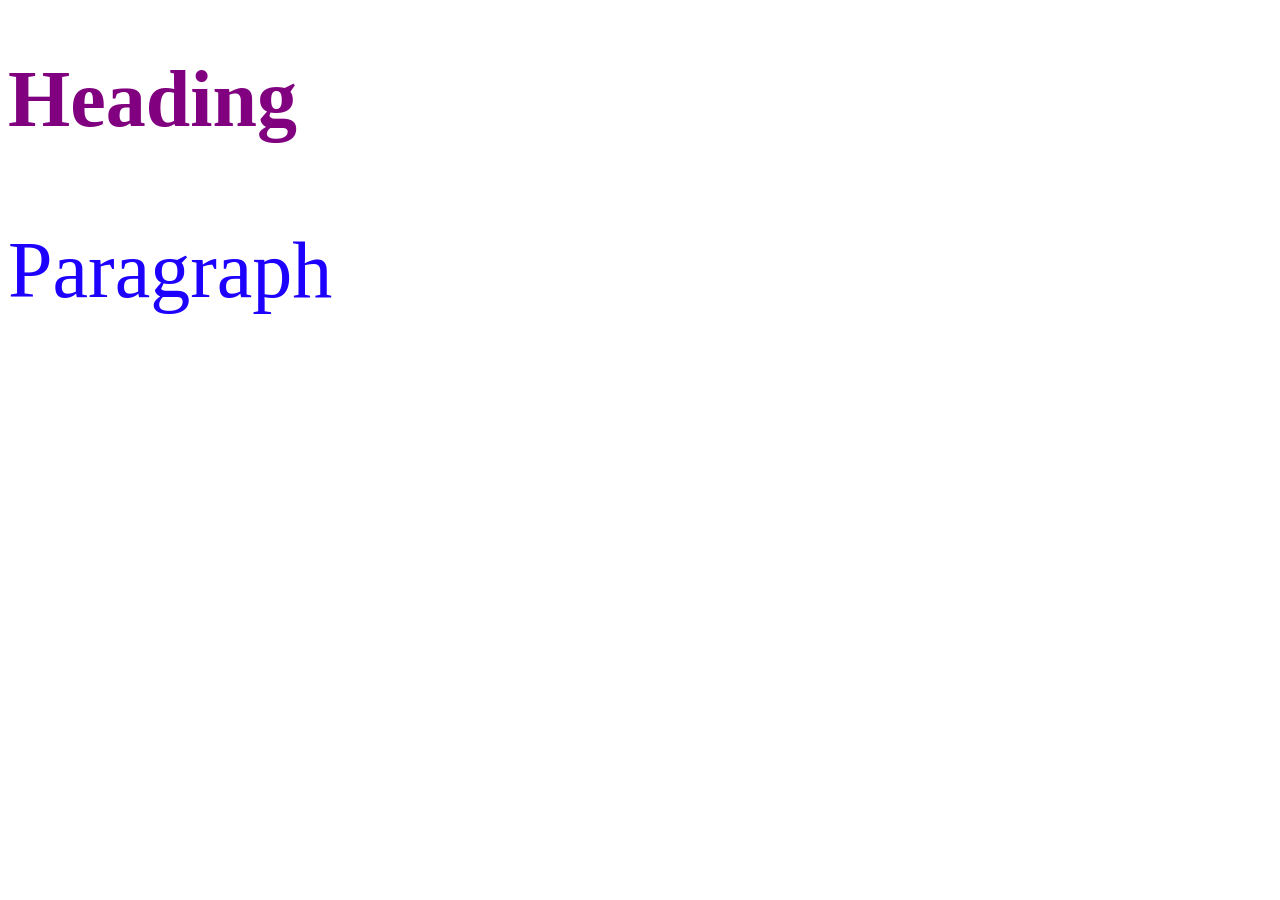
<file: week 2/css learning module part-I/3 .css - selector/3 .classselector/index.html>
<!--Selects all elements with the same class.-->
<!DOCTYPE html>
<html>
<head>
<style>
.text {
    color: purple;
    font-size:80px;
}
.para{
    color:#1e00ff;
    font-size:80px;
}
</style>
</head>
<body>
<h1 class="text">Heading</h1>
<p class="para">Paragraph</p>
</body>
</html>
</file>
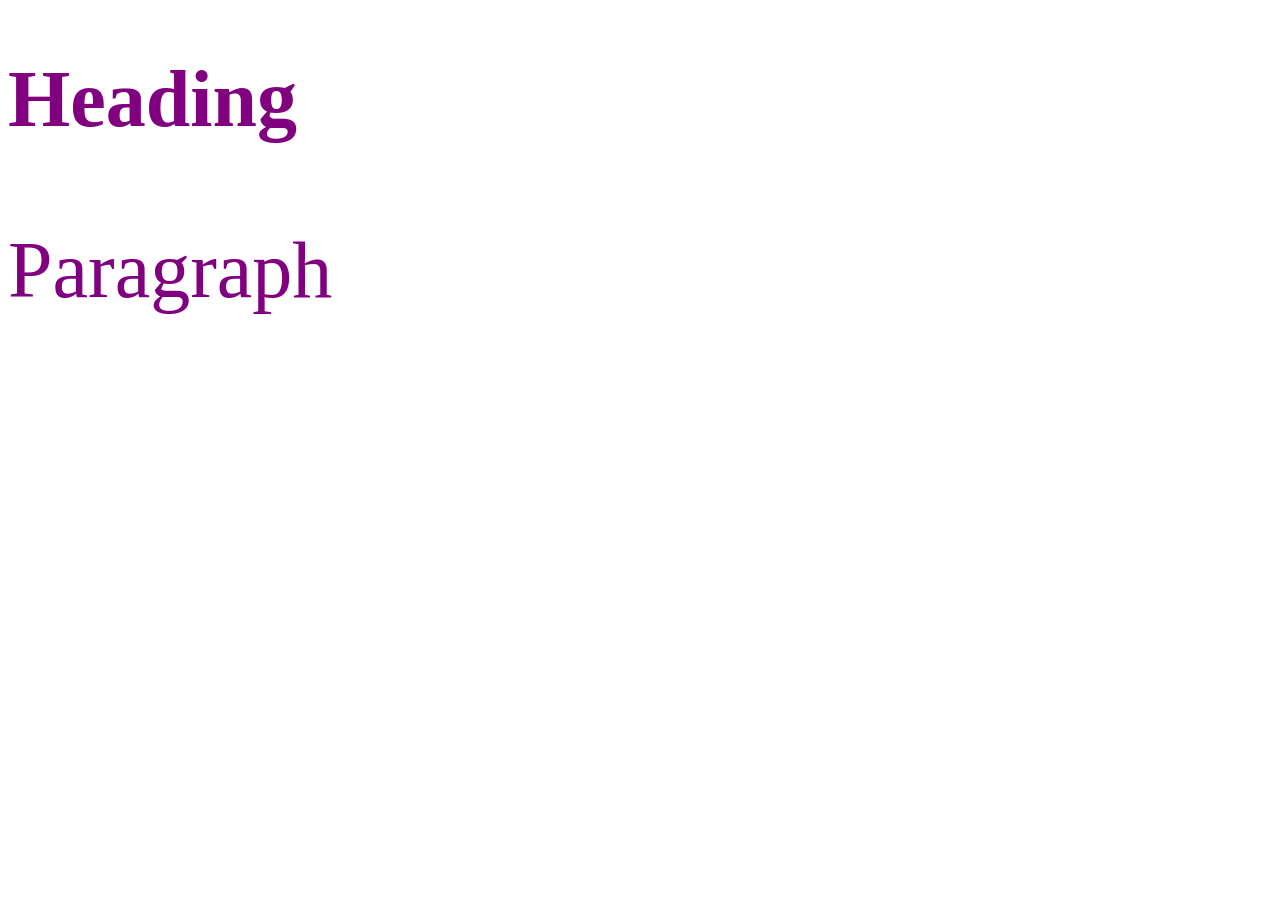
<file: week 2/css learning module part-I/3 .css - selector/4 . universalselector/index.html>
<!--Selects every element on the page.-->
<!DOCTYPE html>
<html>
<head>
<style>
* {
    color: purple;
    font-size: 80px;
}
</style>
</head>
<body>
<h1 class="text">Heading</h1>
<p class="text">Paragraph</p>
</body>
</html>
</file>
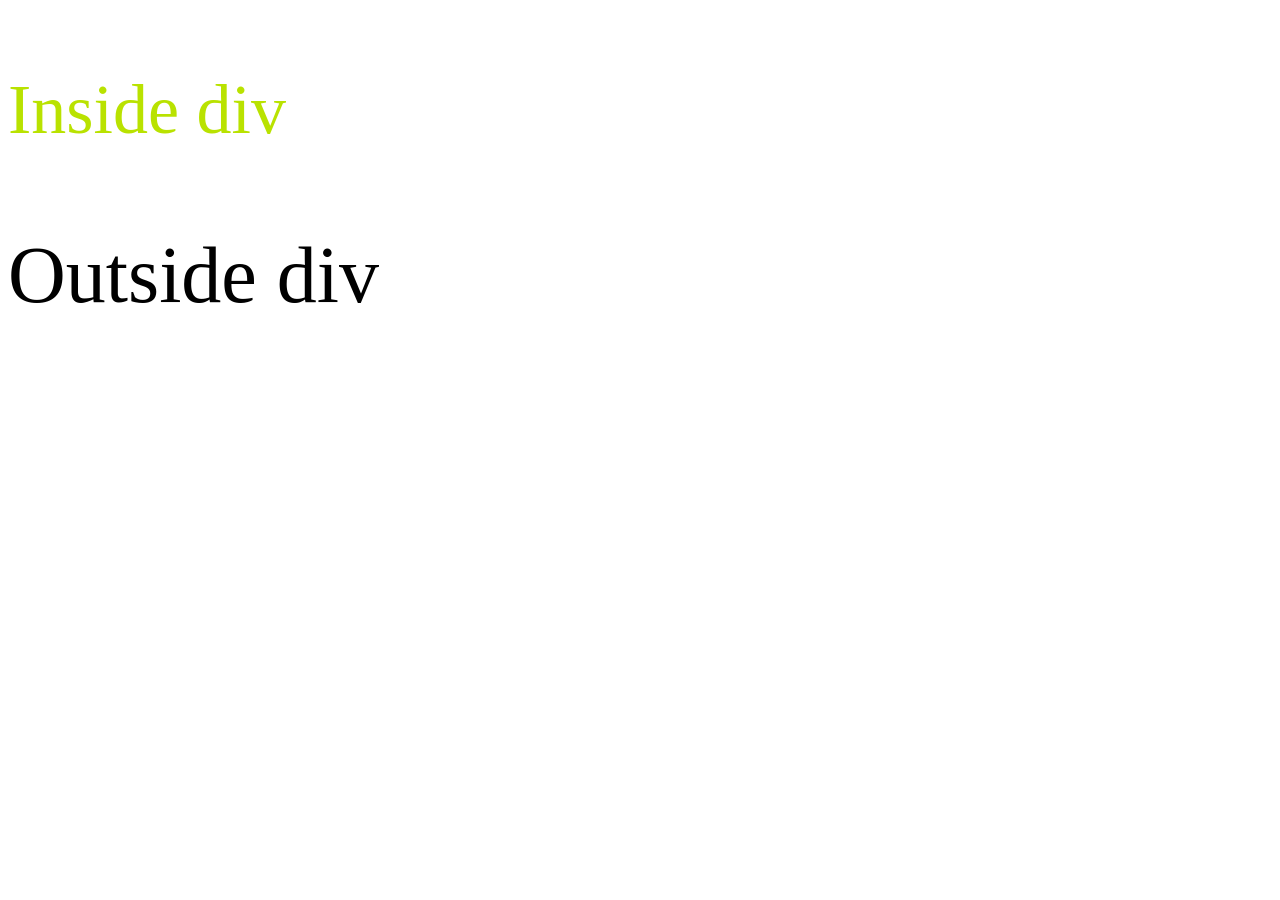
<file: week 2/css learning module part-I/3 .css - selector/descendant selector/index.html>
<!--Selects elements inside another element.-->
<!DOCTYPE html>
<html>
<head>
<style>
div p {
    color: #b9e200;
    font-size: 70px
}
</style>
</head>
<body>
<div>
    <p>Inside div</p>
</div>
<p style="font-size: 80px;">Outside div</p>
</body>
</html>
</file>
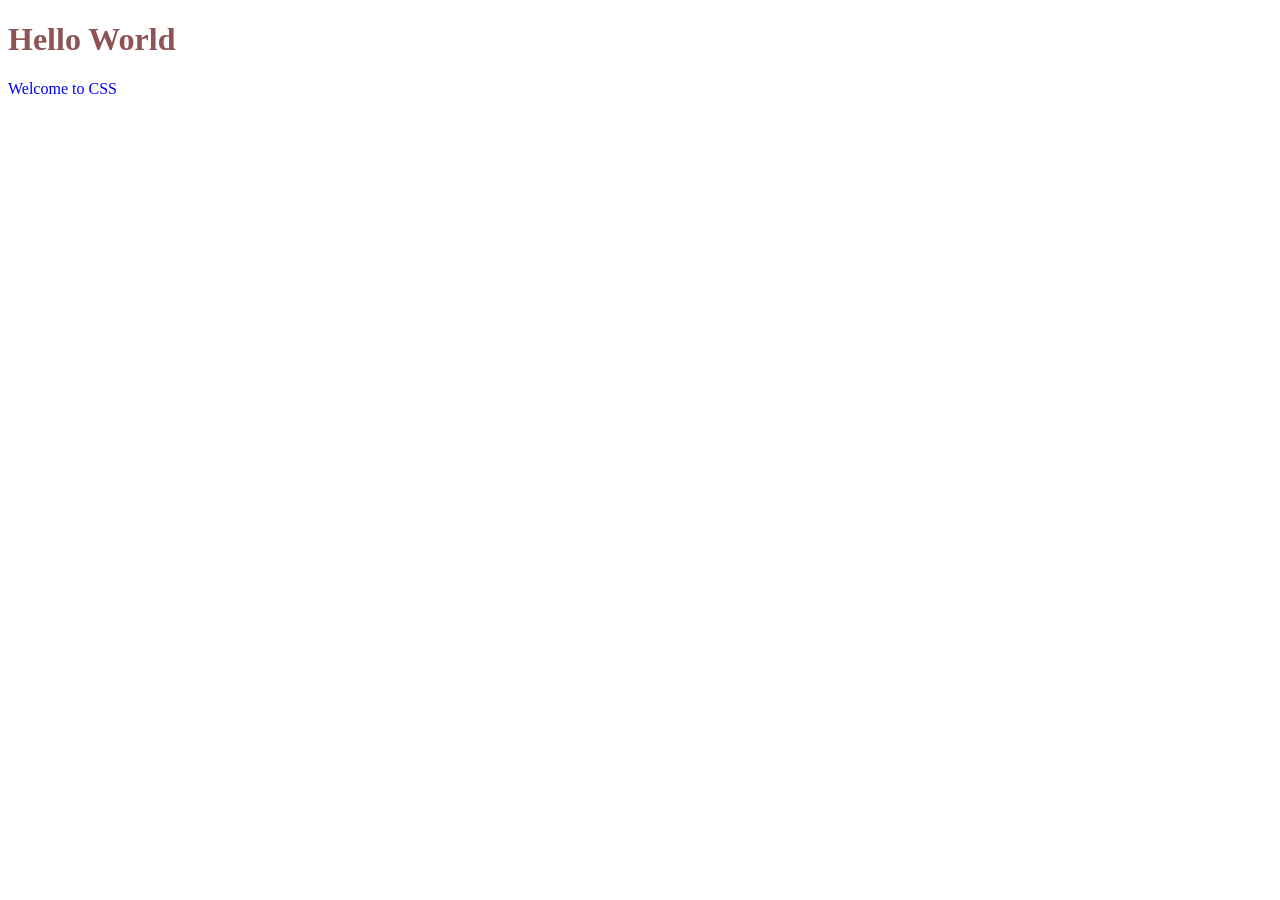
<file: week 2/css learning module part-I/4 .colour/1 .colour name/index.html>
<!--You can use predefined color names.-->
<!DOCTYPE html>
<html>
<head>
<style>
h1 {
    color:#8f5353;

}
p {
    color: blue;
}
</style>
</head>
<body>
<h1>Hello World</h1>
<p>Welcome to CSS</p>
</body>
</html>
</file>
<file: week 1/portfolio/style.css>
/* =====================================================
   RESET
===================================================== */

* {
    margin: 0;
    padding: 0;
    box-sizing: border-box;
}

html {
    scroll-behavior: smooth;
}

:root {

    --bg: #07111f;
    --bg-light: #0d1b2d;
    --card: #101f33;

    --primary: #38bdf8;
    --secondary: #818cf8;

    --text: #f8fafc;
    --text-light: #cbd5e1;
    --text-muted: #94a3b8;

    --border: rgba(148, 163, 184, 0.15);

    --gradient: linear-gradient(
        135deg,
        #38bdf8,
        #818cf8
    );

    --shadow: 0 20px 50px rgba(0, 0, 0, 0.25);
}


/* =====================================================
   BODY
===================================================== */

body {

    font-family: 'Inter', sans-serif;

    background:
        radial-gradient(
            circle at 10% 10%,
            rgba(56, 189, 248, 0.08),
            transparent 30%
        ),
        radial-gradient(
            circle at 90% 30%,
            rgba(129, 140, 248, 0.08),
            transparent 30%
        ),
        var(--bg);

    color: var(--text);

    line-height: 1.7;

    overflow-x: hidden;
}


/* =====================================================
   GLOBAL
===================================================== */

a {
    text-decoration: none;
    color: inherit;
}

section {
    scroll-margin-top: 90px;
}

main {
    max-width: 1150px;
    margin: auto;
    padding: 20px;
}


/* =====================================================
   HERO
===================================================== */

header {

    min-height: 92vh;

    display: flex;

    align-items: center;

    justify-content: center;

    padding: 80px 20px;

    position: relative;

    overflow: hidden;
}


/* Background glow */

header::before {

    content: "";

    position: absolute;

    width: 500px;
    height: 500px;

    background: rgba(56, 189, 248, 0.08);

    filter: blur(100px);

    border-radius: 50%;

    top: -150px;
    right: -100px;
}


header::after {

    content: "";

    position: absolute;

    width: 400px;
    height: 400px;

    background: rgba(129, 140, 248, 0.08);

    filter: blur(100px);

    border-radius: 50%;

    bottom: -150px;
    left: -100px;
}


.hero-container {

    max-width: 1050px;

    width: 100%;

    display: flex;

    align-items: center;

    gap: 70px;

    position: relative;

    z-index: 2;

    animation: fadeUp 1s ease;
}


/* =====================================================
   PROFILE PHOTO
===================================================== */

.profile-photo {

    flex-shrink: 0;
}


.profile-photo img {

    width: 240px;
    height: 240px;

    object-fit: cover;

    border-radius: 50%;

    border: 4px solid transparent;

    background:
        linear-gradient(var(--bg), var(--bg))
        padding-box,

        var(--gradient)
        border-box;

    box-shadow:
        0 0 0 10px rgba(56, 189, 248, 0.05),
        0 20px 60px rgba(0, 0, 0, 0.4);

    transition: 0.4s ease;
}


.profile-photo img:hover {

    transform: scale(1.05);

    box-shadow:
        0 0 0 15px rgba(56, 189, 248, 0.08),
        0 25px 70px rgba(0, 0, 0, 0.5);
}


/* =====================================================
   HERO TEXT
===================================================== */

.hero-text {

    max-width: 700px;
}


.welcome-text {

    font-size: 14px;

    letter-spacing: 4px;

    font-weight: 700;

    color: var(--primary);

    margin-bottom: 10px;
}


.hero-text h1 {

    font-family: 'Poppins', sans-serif;

    font-size: clamp(48px, 7vw, 76px);

    line-height: 1.1;

    margin-bottom: 12px;

    font-weight: 800;
}


.hero-text h1 span {

    background: var(--gradient);

    -webkit-background-clip: text;

    background-clip: text;

    color: transparent;
}


.subtitle {

    font-size: 20px;

    color: var(--text-light);

    font-weight: 600;

    margin-bottom: 18px;
}


.hero-description {

    color: var(--text-muted);

    max-width: 620px;

    margin-bottom: 28px;

    font-size: 15px;
}


/* =====================================================
   BUTTONS
===================================================== */

.hero-buttons {

    display: flex;

    gap: 14px;

    flex-wrap: wrap;

    margin-bottom: 25px;
}


.primary-btn,
.secondary-btn {

    padding: 12px 24px;

    border-radius: 8px;

    font-size: 14px;

    font-weight: 600;

    transition: 0.3s ease;
}


.primary-btn {

    background: var(--gradient);

    color: white;

    box-shadow: 0 10px 25px rgba(56, 189, 248, 0.2);
}


.primary-btn:hover {

    transform: translateY(-3px);

    box-shadow: 0 15px 30px rgba(56, 189, 248, 0.3);
}


.secondary-btn {

    border: 1px solid var(--border);

    color: var(--text-light);

    background: rgba(255,255,255,0.03);
}


.secondary-btn:hover {

    border-color: var(--primary);

    color: var(--primary);

    transform: translateY(-3px);
}


/* =====================================================
   SOCIAL LINKS
===================================================== */

.social-links {

    display: flex;

    gap: 20px;

    flex-wrap: wrap;
}


.social-links a {

    color: var(--text-muted);

    font-size: 14px;

    transition: 0.3s ease;

    position: relative;
}


.social-links a::after {

    content: "";

    position: absolute;

    width: 0;

    height: 2px;

    background: var(--primary);

    left: 0;

    bottom: -5px;

    transition: 0.3s ease;
}


.social-links a:hover {

    color: var(--primary);
}


.social-links a:hover::after {

    width: 100%;
}


/* =====================================================
   NAVIGATION
===================================================== */

nav {

    position: sticky;

    top: 0;

    z-index: 100;

    background: rgba(7, 17, 31, 0.85);

    backdrop-filter: blur(15px);

    border-bottom: 1px solid var(--border);
}


.nav-container {

    max-width: 1150px;

    margin: auto;

    padding: 14px 20px;

    display: flex;

    align-items: center;

    justify-content: space-between;
}


.logo {

    font-family: 'Poppins', sans-serif;

    font-size: 24px;

    font-weight: 800;

    background: var(--gradient);

    -webkit-background-clip: text;

    background-clip: text;

    color: transparent;
}


.nav-links {

    display: flex;

    gap: 5px;

    flex-wrap: wrap;
}


.nav-links a {

    padding: 8px 14px;

    color: var(--text-muted);

    font-size: 13px;

    font-weight: 600;

    border-radius: 6px;

    transition: 0.3s ease;
}


.nav-links a:hover {

    color: var(--primary);

    background: rgba(56, 189, 248, 0.08);
}


/* =====================================================
   SECTION
===================================================== */

.section {

    margin: 70px 0;

    padding: 45px;

    background:
        linear-gradient(
            145deg,
            rgba(16, 31, 51, 0.95),
            rgba(10, 25, 42, 0.85)
        );

    border: 1px solid var(--border);

    border-radius: 18px;

    box-shadow: var(--shadow);

    animation: fadeUp 0.8s ease;
}


.section-title {

    display: flex;

    align-items: center;

    gap: 14px;

    margin-bottom: 35px;
}


.section-title span {

    font-family: 'Poppins', sans-serif;

    font-size: 13px;

    color: var(--primary);

    font-weight: 700;

    letter-spacing: 1px;
}


.section-title h2 {

    font-family: 'Poppins', sans-serif;

    font-size: 28px;

    font-weight: 700;
}


.section-title::after {

    content: "";

    height: 1px;

    width: 70px;

    background: var(--gradient);

    margin-left: 5px;
}


/* =====================================================
   ABOUT
===================================================== */

.about-content {

    display: grid;

    grid-template-columns: 1.5fr 1fr;

    gap: 50px;

    align-items: center;
}


.about-text h3 {

    font-family: 'Poppins', sans-serif;

    font-size: 25px;

    margin-bottom: 18px;
}


.about-text p {

    color: var(--text-muted);

    font-size: 15px;

    margin-bottom: 15px;
}


/* =====================================================
   STATS
===================================================== */

.stats {

    display: grid;

    grid-template-columns: repeat(2, 1fr);

    gap: 15px;
}


.stat-card {

    padding: 25px 15px;

    text-align: center;

    border: 1px solid var(--border);

    border-radius: 12px;

    background: rgba(255,255,255,0.025);

    transition: 0.3s ease;
}


.stat-card:hover {

    transform: translateY(-5px);

    border-color: rgba(56,189,248,0.4);

    background: rgba(56,189,248,0.05);
}


.stat-card h3 {

    font-family: 'Poppins', sans-serif;

    font-size: 26px;

    background: var(--gradient);

    -webkit-background-clip: text;

    background-clip: text;

    color: transparent;

    margin-bottom: 3px;
}


.stat-card p {

    font-size: 12px;

    color: var(--text-muted);
}


/* =====================================================
   EDUCATION TIMELINE
===================================================== */

.timeline {

    position: relative;

    padding-left: 35px;
}


.timeline::before {

    content: "";

    position: absolute;

    left: 6px;

    top: 5px;

    bottom: 5px;

    width: 2px;

    background: linear-gradient(
        to bottom,
        var(--primary),
        var(--secondary)
    );
}


.timeline-item {

    position: relative;

    margin-bottom: 35px;
}


.timeline-item:last-child {

    margin-bottom: 0;
}


.timeline-dot {

    position: absolute;

    left: -35px;

    top: 5px;

    width: 14px;

    height: 14px;

    border-radius: 50%;

    background: var(--primary);

    box-shadow:
        0 0 0 5px rgba(56,189,248,0.1),
        0 0 20px rgba(56,189,248,0.4);
}


.timeline-content {

    padding: 20px;

    border: 1px solid var(--border);

    border-radius: 12px;

    background: rgba(255,255,255,0.02);

    transition: 0.3s ease;
}


.timeline-content:hover {

    transform: translateX(8px);

    border-color: rgba(56,189,248,0.3);
}


.year {

    font-size: 12px;

    font-weight: 700;

    color: var(--primary);

    letter-spacing: 1px;
}


.timeline-content h3 {

    font-family: 'Poppins', sans-serif;

    font-size: 18px;

    margin: 5px 0;
}


.timeline-content p {

    color: var(--text-muted);

    font-size: 14px;

    margin-bottom: 5px;
}


.timeline-content strong {

    font-size: 13px;

    color: var(--secondary);
}


/* =====================================================
   SKILLS
===================================================== */

.skills-container {

    display: grid;

    grid-template-columns: repeat(2, 1fr);

    gap: 20px;
}


.skill-category {

    padding: 25px;

    border: 1px solid var(--border);

    border-radius: 12px;

    background: rgba(255,255,255,0.02);

    transition: 0.3s ease;
}


.skill-category:hover {

    transform: translateY(-5px);

    border-color: rgba(56,189,248,0.35);
}


.skill-icon {

    font-size: 25px;

    margin-bottom: 10px;
}


.skill-category h3 {

    font-family: 'Poppins', sans-serif;

    margin-bottom: 15px;

    font-size: 17px;
}


.skill-tags {

    display: flex;

    gap: 8px;

    flex-wrap: wrap;
}


.skill-tags span {

    padding: 7px 12px;

    border-radius: 20px;

    background: rgba(56,189,248,0.07);

    border: 1px solid rgba(56,189,248,0.15);

    color: var(--text-light);

    font-size: 12px;

    transition: 0.3s ease;
}


.skill-tags span:hover {

    background: rgba(56,189,248,0.15);

    color: var(--primary);

    transform: translateY(-2px);
}


/* =====================================================
   PROJECTS
===================================================== */

.project-grid {

    display: grid;

    grid-template-columns: repeat(2, 1fr);

    gap: 25px;
}


.project-card {

    position: relative;

    overflow: hidden;

    padding: 30px;

    border: 1px solid var(--border);

    border-radius: 15px;

    background:
        linear-gradient(
            145deg,
            rgba(56,189,248,0.04),
            rgba(129,140,248,0.02)
        );

    transition: 0.4s ease;
}


.project-card::before {

    content: "";

    position: absolute;

    width: 150px;

    height: 150px;

    background: rgba(56,189,248,0.07);

    border-radius: 50%;

    filter: blur(40px);

    right: -70px;

    top: -70px;
}


.project-card:hover {

    transform: translateY(-8px);

    border-color: rgba(56,189,248,0.4);

    box-shadow: 0 20px 50px rgba(0,0,0,0.3);
}


.project-number {

    position: absolute;

    right: 25px;

    top: 20px;

    font-family: 'Poppins', sans-serif;

    font-size: 35px;

    font-weight: 800;

    color: rgba(255,255,255,0.04);
}


.project-type {

    font-size: 11px;

    letter-spacing: 2px;

    color: var(--primary);

    font-weight: 700;

    margin-bottom: 10px;
}


.project-content h3 {

    font-family: 'Poppins', sans-serif;

    font-size: 24px;

    margin-bottom: 3px;
}


.project-content h4 {

    font-size: 13px;

    color: var(--secondary);

    margin-bottom: 18px;

    font-weight: 600;
}


.project-content > p:not(.project-type) {

    color: var(--text-muted);

    font-size: 14px;

    margin-bottom: 12px;
}


.tech-list {

    display: flex;

    flex-wrap: wrap;

    gap: 8px;

    margin-top: 20px;
}


.tech-list span {

    font-size: 11px;

    font-weight: 600;

    padding: 6px 10px;

    border-radius: 5px;

    background: rgba(129,140,248,0.08);

    color: #a5b4fc;

    border: 1px solid rgba(129,140,248,0.15);
}


/* =====================================================
   CERTIFICATIONS
===================================================== */

.certification-list {

    display: grid;

    gap: 15px;
}


.certificate-card {

    display: flex;

    align-items: center;

    gap: 20px;

    padding: 22px;

    border: 1px solid var(--border);

    border-radius: 12px;

    background: rgba(255,255,255,0.02);

    transition: 0.3s ease;
}


.certificate-card:hover {

    transform: translateX(7px);

    border-color: rgba(56,189,248,0.35);
}


.certificate-icon {

    width: 50px;

    height: 50px;

    flex-shrink: 0;

    display: flex;

    align-items: center;

    justify-content: center;

    border-radius: 10px;

    background: rgba(56,189,248,0.08);

    font-size: 22px;
}


.certificate-label {

    font-size: 10px;

    letter-spacing: 2px;

    color: var(--primary);

    font-weight: 700;
}


.certificate-card h3 {

    font-family: 'Poppins', sans-serif;

    font-size: 17px;

    margin: 2px 0;
}


.certificate-card p {

    font-size: 13px;

    color: var(--text-muted);
}


/* =====================================================
   INTERESTS
===================================================== */

.interest-grid {

    display: grid;

    grid-template-columns: repeat(3, 1fr);

    gap: 18px;
}


.interest-card {

    padding: 25px;

    border: 1px solid var(--border);

    border-radius: 12px;

    text-align: center;

    background: rgba(255,255,255,0.02);

    transition: 0.3s ease;
}


.interest-card:hover {

    transform: translateY(-5px);

    border-color: rgba(56,189,248,0.3);
}


.interest-card > span {

    display: block;

    font-size: 30px;

    margin-bottom: 12px;
}


.interest-card h3 {

    font-family: 'Poppins', sans-serif;

    font-size: 16px;

    margin-bottom: 8px;
}


.interest-card p {

    font-size: 13px;

    color: var(--text-muted);
}


/* =====================================================
   CONTACT
===================================================== */

.contact-section {

    background:
        linear-gradient(
            135deg,
            rgba(56,189,248,0.08),
            rgba(129,140,248,0.08)
        );
}


.contact-content {

    display: grid;

    grid-template-columns: 1fr 1fr;

    gap: 50px;
}


.contact-text h3 {

    font-family: 'Poppins', sans-serif;

    font-size: 28px;

    margin-bottom: 12px;
}


.contact-text p {

    color: var(--text-muted);

    max-width: 400px;

    font-size: 14px;
}


.contact-details {

    display: grid;

    gap: 12px;
}


.contact-item {

    display: flex;

    align-items: center;

    gap: 15px;

    padding: 14px;

    border: 1px solid var(--border);

    border-radius: 10px;

    background: rgba(255,255,255,0.02);

    transition: 0.3s ease;
}


.contact-item:hover {

    transform: translateX(6px);

    border-color: rgba(56,189,248,0.35);
}


.contact-item > span {

    width: 38px;

    height: 38px;

    display: flex;

    align-items: center;

    justify-content: center;

    border-radius: 8px;

    background: rgba(56,189,248,0.08);

    color: var(--primary);

    font-size: 13px;

    font-weight: 700;
}


.contact-item small {

    display: block;

    color: var(--text-muted);

    font-size: 10px;

    text-transform: uppercase;

    letter-spacing: 1px;
}


.contact-item strong {

    display: block;

    color: var(--text-light);

    font-size: 13px;

    margin-top: 1px;
}


/* =====================================================
   FOOTER
===================================================== */

footer {

    margin-top: 80px;

    border-top: 1px solid var(--border);

    background: #050c16;
}


.footer-content {

    max-width: 1150px;

    margin: auto;

    padding: 45px 20px;

    display: flex;

    justify-content: space-between;

    gap: 40px;

    flex-wrap: wrap;
}


.footer-brand h3 {

    font-family: 'Poppins', sans-serif;

    font-size: 22px;

    background: var(--gradient);

    -webkit-background-clip: text;

    background-clip: text;

    color: transparent;
}


.footer-brand p {

    color: var(--text-muted);

    font-size: 12px;
}


.footer-links,
.footer-social {

    display: flex;

    flex-direction: column;

    gap: 8px;
}


.footer-links a,
.footer-social a {

    color: var(--text-muted);

    font-size: 13px;

    transition: 0.3s ease;
}


.footer-links a:hover,
.footer-social a:hover {

    color: var(--primary);

    transform: translateX(3px);
}


.footer-bottom {

    max-width: 1150px;

    margin: auto;

    padding: 18px 20px;

    border-top: 1px solid var(--border);

    display: flex;

    justify-content: space-between;

    align-items: center;

    gap: 15px;

    flex-wrap: wrap;
}


.footer-bottom p {

    font-size: 11px;

    color: #64748b;
}


.footer-bottom a {

    font-size: 11px;

    color: var(--text-muted);

    border: 1px solid var(--border);

    padding: 6px 12px;

    border-radius: 20px;

    transition: 0.3s ease;
}


.footer-bottom a:hover {

    color: var(--primary);

    border-color: var(--primary);
}


/* =====================================================
   ANIMATION
===================================================== */

@keyframes fadeUp {

    from {

        opacity: 0;

        transform: translateY(25px);

    }

    to {

        opacity: 1;

        transform: translateY(0);

    }

}


/* =====================================================
   RESPONSIVE - TABLET
===================================================== */

@media (max-width: 850px) {

    .hero-container {

        flex-direction: column;

        text-align: center;

        gap: 35px;
    }


    .hero-description {

        margin-left: auto;

        margin-right: auto;
    }


    .hero-buttons,
    .social-links {

        justify-content: center;
    }


    .about-content {

        grid-template-columns: 1fr;
    }


    .contact-content {

        grid-template-columns: 1fr;
    }

}


/* =====================================================
   RESPONSIVE - MOBILE
===================================================== */

@media (max-width: 650px) {

    header {

        min-height: auto;

        padding: 70px 20px;
    }


    .profile-photo img {

        width: 180px;

        height: 180px;
    }


    .hero-text h1 {

        font-size: 48px;
    }


    .subtitle {

        font-size: 16px;
    }


    .hero-description {

        font-size: 14px;
    }


    nav {

        position: relative;
    }


    .nav-container {

        flex-direction: column;

        gap: 12px;
    }


    .nav-links {

        justify-content: center;
    }


    .nav-links a {

        font-size: 11px;

        padding: 6px 8px;
    }


    main {

        padding: 12px;
    }


    .section {

        padding: 28px 20px;

        margin: 40px 0;

        border-radius: 14px;
    }


    .section-title h2 {

        font-size: 23px;
    }


    .section-title::after {

        width: 40px;
    }


    .stats {

        grid-template-columns: repeat(2, 1fr);
    }


    .skills-container {

        grid-template-columns: 1fr;
    }


    .project-grid {

        grid-template-columns: 1fr;
    }


    .interest-grid {

        grid-template-columns: 1fr;
    }


    .certificate-card {

        align-items: flex-start;
    }


    .contact-content {

        gap: 30px;
    }


    .footer-content {

        flex-direction: column;

        gap: 25px;
    }


    .footer-bottom {

        flex-direction: column;

        text-align: center;
    }

}
</file>
<file: week 2/css learning module part-II/10 .flexbox/flexbox.css>
/*Flexbox is a CSS layout model used to arrange items in a row or column.
It makes it easy to align, distribute, and space elements.
/* Body */
body{
    margin:0;
    height:100vh;
    display:flex;
    justify-content:center;
    align-items:center;
    background:#f4f4f4;
}
/* Flex Container */
.container{
    display:flex;
    gap:20px;
    padding:20px;
    background:white;
    border:2px solid black;
}
/* Flex Items */
.box{
    width:100px;
    height:100px;
    background:royalblue;
    color:white;
    font-size:30px;
    display:flex;
    justify-content:center;
    align-items:center;
}
</file>
<file: week 2/css learning module part-II/13 .responsive design/style.css>
/* Reset */
*{
    margin:0;
    padding:0;
    box-sizing:border-box;
}

body{
    font-family:Arial, sans-serif;
    background:#f4f4f4;
}

header{
    background:#333;
    color:white;
    text-align:center;
    padding:20px;
}

nav{
    display:flex;
    justify-content:center;
    gap:20px;
    background:#444;
    padding:15px;
}

nav a{
    color:white;
    text-decoration:none;
    font-weight:bold;
}

.container{
    display:flex;
    justify-content:center;
    gap:20px;
    padding:20px;
    flex-wrap:wrap;
}

.card{
    background:white;
    width:300px;
    padding:20px;
    border-radius:10px;
    text-align:center;
    box-shadow:0 0 10px rgba(0,0,0,0.2);
}

@media (max-width:768px){
    nav{
        flex-direction:column;
        align-items:center;
    }
    .container{
        flex-direction:column;
        align-items:center;
    }
    .card{
        width:80%;
    }
}

@media (max-width:480px){
    header{
        font-size:18px;
    }
    nav{
        gap:10px;
    }
    .card{
        width:95%;
    }
}
</file>
<file: week 2/css learning module part-II/9 .box model/box-model.css>
/* Body */
body{
    display:flex;
    justify-content:center;
    align-items:center;
    height:100vh;
    background:#f4f4f4;
}

/* Box Model Example */
.box{
    width:200px;                 /* Content Width */
    height:100px;                /* Content Height */
    padding:20px;                /* Space inside border */
    border:5px solid rgb(0, 0, 0);       /* Border */
    margin:20px;                 /* Space outside border */
    background:lightblue;
    text-align:center;
    line-height:100px;
    font-size:22px;
}
</file>
<file: week 2/css learning module part-I/2 .css/external css/style.css>
h1 {
    color: blue;
    text-align: center;
}
p {
    color: gray;
    font-size: 80px;
}
body {
    background-color: lightyellow;
}
</file>
<file: week 2/css learning module part-I/3 .css - selector/2. id selector/style.css>
/* ID Selector */
#heading {
    color: blue;
    font-size: 40px;
    text-align: center;
    background-color: lightyellow;
    padding: 80px;
    border: 2px solid black;
}
#hp{
    font-size: 80px;
    text-align: left;
    background-color: hsl(60, 100%, 50%);
    padding: 80px;
    border: 2px solid #f70000;
}
</file>
